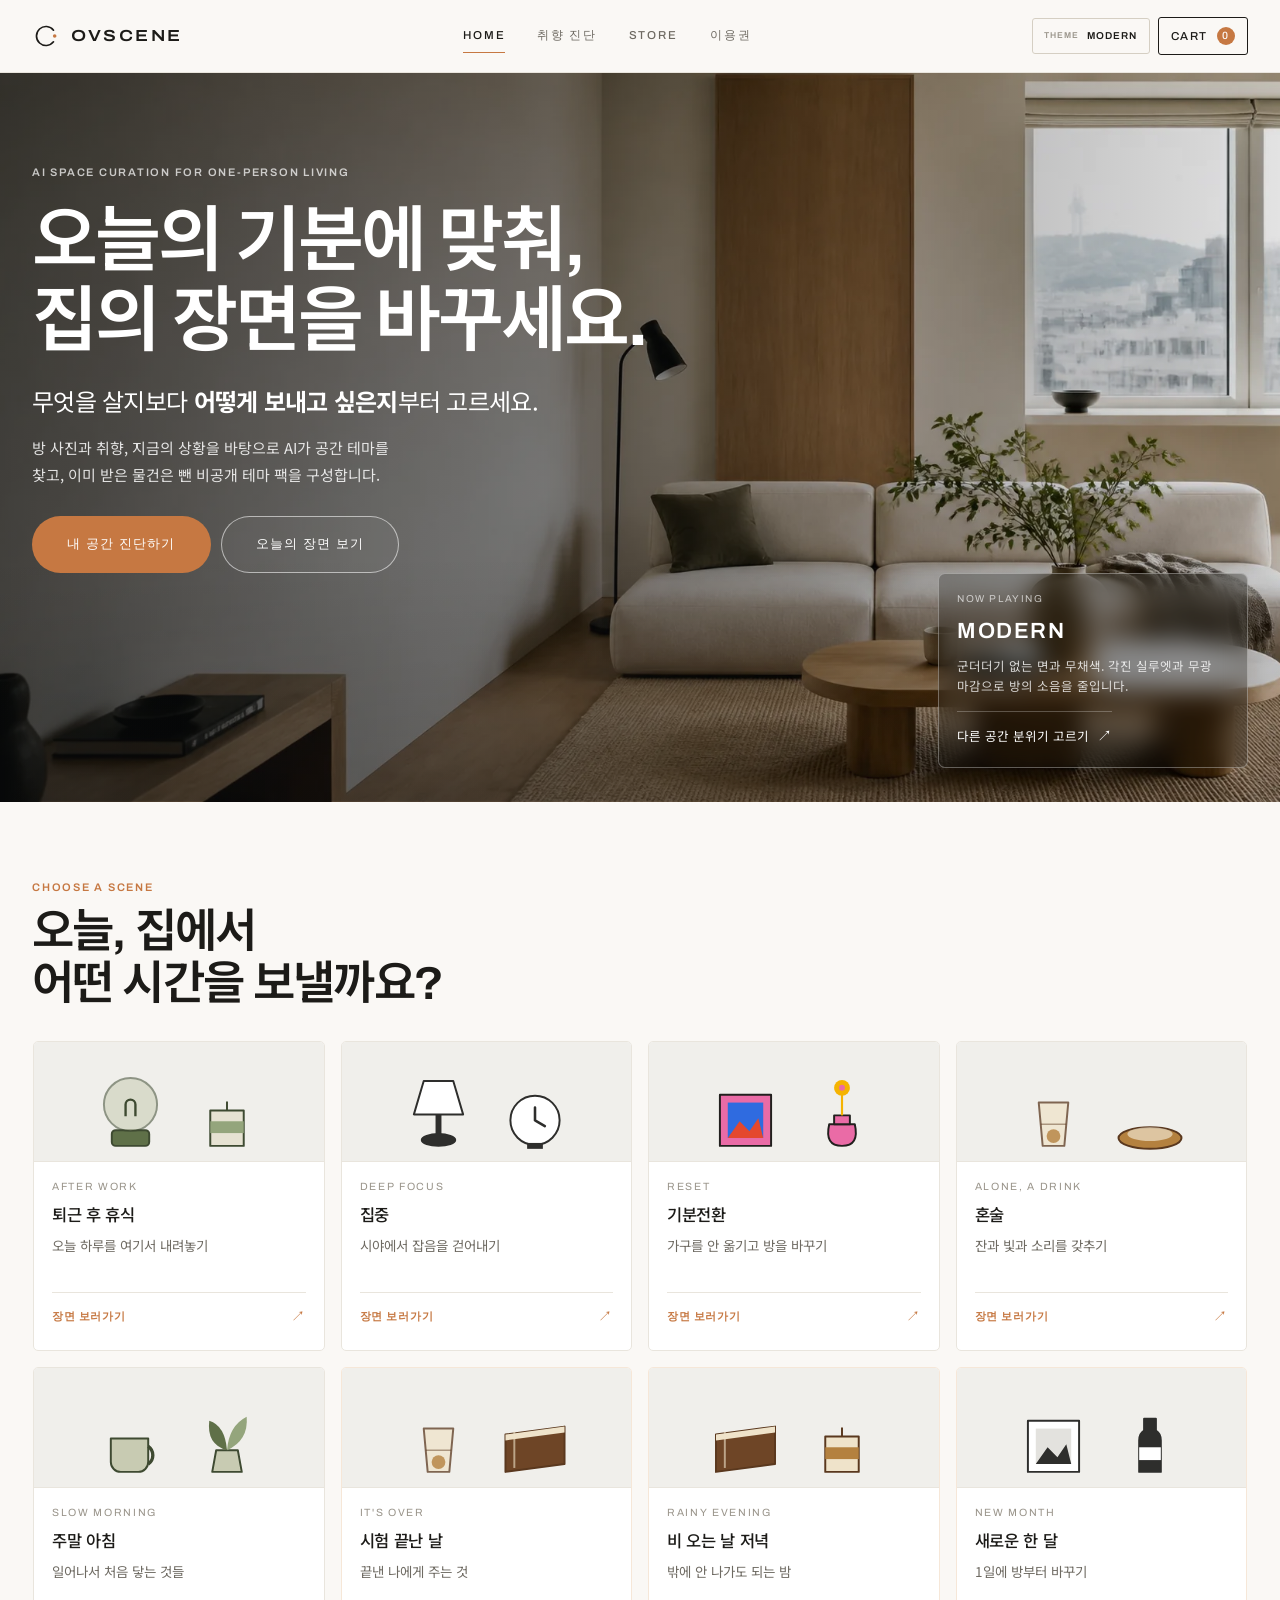
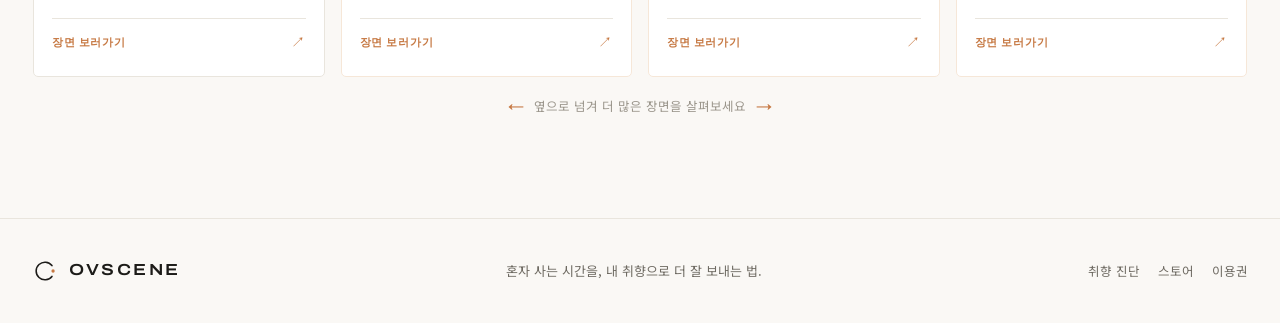
<file: index.html>
<!DOCTYPE html>
<html lang="ko">
<head>
<meta charset="utf-8">
<meta name="viewport" content="width=device-width, initial-scale=1">
<title>오브씬 OVSCENE — 집에서 보내는 시간을 다르게</title>
<meta name="description" content="AI가 1인 가구의 취향과 지금 상황을 읽고, 나만의 공간 장면과 제품을 제안하는 개인화 라이프스타일 서비스.">
<meta name="theme-color" content="#FAF8F5">
<meta property="og:type" content="website">
<meta property="og:title" content="오브씬 OVSCENE">
<meta property="og:description" content="오늘의 기분과 방의 분위기에 맞는 공간 장면을 만나보세요.">
<meta property="og:image" content="assets/og.svg">
<meta name="twitter:card" content="summary_large_image">
<link rel="icon" href="assets/favicon.svg" type="image/svg+xml">
<link rel="preconnect" href="https://fonts.googleapis.com">
<link rel="preconnect" href="https://fonts.gstatic.com" crossorigin>
<link rel="stylesheet" href="https://fonts.googleapis.com/css2?family=Archivo:wdth,wght@75..125,300..800&family=Gothic+A1:wght@300;400;500;700;900&display=swap">
<link rel="stylesheet" href="assets/styles.css">
</head>
<body class="page-home">
<a class="skip" href="#moments">본문 바로가기</a>

<header class="nav">
  <div class="wrap nav-in">
    <a class="brand" href="index.html">
      <svg width="28" height="28" viewBox="0 0 100 100" aria-label="오브씬 홈">
        <path d="M76.8 70.9 A34 34 0 1 1 76.8 29.1" fill="none" stroke="currentColor" stroke-width="6" stroke-linecap="round"/>
        <circle cx="81" cy="50" r="6.4" fill="var(--amber)"/>
      </svg>
      <span class="brand-word">OVSCENE</span>
    </a>
    <nav class="menu" aria-label="주요 메뉴">
      <a href="index.html" aria-current="page">Home</a>
      <a href="analyze.html">취향 진단</a>
      <a href="shop.html">Store</a>
      <a href="plans.html">이용권</a>
    </nav>
    <div class="nav-r">
      <button class="iconb" id="themeBtn" aria-label="공간 테마 선택"></button>
      <a class="cartb" href="cart.html">Cart <span class="cnt" id="cartCount">0</span></a>
    </div>
  </div>
</header>

<main id="top">
  <section class="hero hero-immersive" aria-labelledby="heroTitle">
    <div class="wrap hero-stage">
      <div class="hero-copy">
        <p class="hero-eyebrow">AI SPACE CURATION FOR ONE-PERSON LIVING</p>
        <h1 class="ttl hero-title" id="heroTitle"><span>오늘의 기분에 맞춰,</span><span>집의 장면을 바꾸세요.</span></h1>
        <p class="hero-k kh">무엇을 살지보다 <b>어떻게 보내고 싶은지</b>부터 고르세요.</p>
        <p class="hero-p">방 사진과 취향, 지금의 상황을 바탕으로 AI가 공간 테마를 찾고, 이미 받은 물건은 뺀 비공개 테마 팩을 구성합니다.</p>
        <div class="hero-cta">
          <a class="btn btn-amber btn-lg" href="analyze.html">내 공간 진단하기</a>
          <a class="btn btn-ghost btn-lg" href="#moments">오늘의 장면 보기</a>
        </div>
      </div>

      <aside class="hero-style-panel" aria-live="polite">
        <span>NOW PLAYING</span>
        <strong id="heroStyleName">MODERN</strong>
        <p id="heroStyleDesc">당신의 취향에 맞춰, 열기 전까지 알 수 없는 테마 팩을 준비하는 장면</p>
        <button class="theme-link" type="button" id="openThemeStudio">다른 공간 분위기 고르기 <b>↗</b></button>
      </aside>
    </div>
  </section>

  <section class="scene-section" id="moments" aria-labelledby="momentsTitle">
    <div class="wrap">
      <div class="scene-head">
        <div>
          <p class="section-kicker">CHOOSE A SCENE</p>
          <h2 class="ttl section-title" id="momentsTitle"><span>오늘, 집에서</span><span>어떤 시간을 보낼까요?</span></h2>
        </div>
      </div>
      <div class="moments moments-rail" id="momentsRail" aria-label="상황별 공간 장면"></div>
      <div class="rail-note"><span>←</span> 옆으로 넘겨 더 많은 장면을 살펴보세요 <span>→</span></div>
    </div>
  </section>
</main>

<div class="theme-studio" id="themeStudio" aria-hidden="true">
  <div class="theme-studio-backdrop" data-close-theme-studio></div>
  <section class="theme-studio-dialog" role="dialog" aria-modal="true" aria-labelledby="themeStudioTitle">
    <div class="theme-studio-head">
      <div>
        <p class="section-kicker">CHOOSE YOUR ROOM MOOD</p>
        <h2 class="ttl" id="themeStudioTitle">어떤 가구의 방에서<br>시간을 보내고 싶나요?</h2>
      </div>
      <button class="studio-close" type="button" data-close-theme-studio aria-label="테마 선택 닫기">×</button>
    </div>
    <p class="theme-studio-lead">분위기를 고르면 배경과 색감이 바뀌고, 그 테마의 가구 컬렉션을 바로 볼 수 있어요.</p>
    <div class="theme-collections" id="themeCollections" aria-label="테마별 가구 컬렉션"></div>
  </section>
</div>

<footer>
  <div class="wrap footer-compact">
    <a class="brand" href="index.html">
      <svg width="26" height="26" viewBox="0 0 100 100" aria-hidden="true">
        <path d="M76.8 70.9 A34 34 0 1 1 76.8 29.1" fill="none" stroke="currentColor" stroke-width="6" stroke-linecap="round"/>
        <circle cx="81" cy="50" r="6.4" fill="var(--amber)"/>
      </svg>
      <span class="brand-word">OVSCENE</span>
    </a>
    <p>혼자 사는 시간을, 내 취향으로 더 잘 보내는 법.</p>
    <div class="footer-links">
      <a href="analyze.html">취향 진단</a>
      <a href="shop.html">스토어</a>
      <a href="plans.html">이용권</a>
    </div>
  </div>
</footer>

<div class="toast" id="toast"></div>

<script src="assets/data.js"></script>
<script src="assets/common.js"></script>
<script>
(function () {
  "use strict";
  var $ = OVS.$;
  var types = {
    rest: ["globe", "candle"], focus: ["lampshade", "clock"], refresh: ["frame", "vase"],
    drink: ["glass", "tray"], morning: ["mug", "plant"], exam: ["glass", "book"],
    rain: ["book", "candle"], month: ["frame", "bottle"]
  };

  function momentCard(m) {
    var st = OVS.styleById(m.style);
    return '<a class="moment' + (m.kind === "special" ? " special" : "") + '" href="shop.html?moment=' + m.id + '">' +
      '<div class="mfig">' + OVS.scene(types[m.id], st, 300, 120, false) + '</div>' +
      '<div class="mb"><div class="men">' + m.en + '</div><h3 class="kh">' + m.ko + '</h3>' +
      '<p>' + m.line + '</p><span class="moment-go">장면 보러가기 <b>↗</b></span></div></a>';
  }

  $("#momentsRail").innerHTML = OVS.MOMENTS.map(momentCard).join("");

  var furniture = {
    modern: ["스틸 월 셀프", "튜브 프레임 체어", "매트 사이드 카트"],
    vintage: ["오크 라운드 스툴", "월넛 캐비닛", "앰버 사이드 테이블"],
    kitsch: ["래커 큐브 테이블", "컬러 라운지 체어", "그래픽 스탠드 미러"],
    eco: ["라탄 로우 벤치", "리넨 플로어 체어", "오크 라운드 스툴"],
    metallic: ["크롬 모듈 셀프", "알루미늄 스툴", "미러 사이드 테이블"]
  };

  $("#themeCollections").innerHTML = OVS.STYLES.map(function (style) {
    var items = furniture[style.id].map(function (name) { return "<li>" + name + "</li>"; }).join("");
    return '<article class="theme-collection" data-theme-card="' + style.id + '">' +
      '<button type="button" class="theme-collection-select" data-theme-choice="' + style.id + '" aria-label="' + style.ko + ' 테마 선택">' +
      '<span class="theme-collection-image" style="background-image:var(--theme-' + style.id + '-image)"></span>' +
      '<span class="theme-collection-copy"><span class="theme-collection-en">' + style.en.toUpperCase() + '</span>' +
      '<strong class="kh">' + style.ko + '</strong><span>' + style.kw + '</span></span></button>' +
      '<div class="theme-furniture"><span>대표 가구</span><ul>' + items + '</ul>' +
      '<a href="shop.html?style=' + style.id + '&amp;cat=가구">가구 컬렉션 보기 <b>↗</b></a></div></article>';
  }).join("");

  function updateHero(style) {
    style = style || OVS.styleById(document.documentElement.getAttribute("data-style") || "modern");
    $("#heroStyleName").textContent = style.en.toUpperCase();
    $("#heroStyleDesc").textContent = style.desc;
  }
  updateHero();
  document.addEventListener("ovs:stylechange", function (event) { updateHero(event.detail); });
  var studio = $("#themeStudio");
  function openStudio() {
    studio.setAttribute("aria-hidden", "false");
    document.body.classList.add("studio-open");
    var selected = OVS.getSceneStyle().id;
    OVS.$$("[data-theme-card]").forEach(function (card) {
      card.classList.toggle("selected", card.getAttribute("data-theme-card") === selected);
    });
    OVS.$(".studio-close").focus();
  }
  function closeStudio() {
    studio.setAttribute("aria-hidden", "true");
    document.body.classList.remove("studio-open");
  }
  $("#openThemeStudio").addEventListener("click", openStudio);
  $("#themeBtn").addEventListener("click", function (event) {
    event.preventDefault();
    event.stopImmediatePropagation();
    openStudio();
  });
  studio.addEventListener("click", function (event) {
    var choice = event.target.closest("[data-theme-choice]");
    if (choice) {
      OVS.setSceneStyle(choice.getAttribute("data-theme-choice"));
      closeStudio();
    }
    if (event.target.closest("[data-close-theme-studio]")) closeStudio();
  });
  document.addEventListener("keydown", function (event) { if (event.key === "Escape") closeStudio(); });
})();
</script>
</body>
</html>
</file>
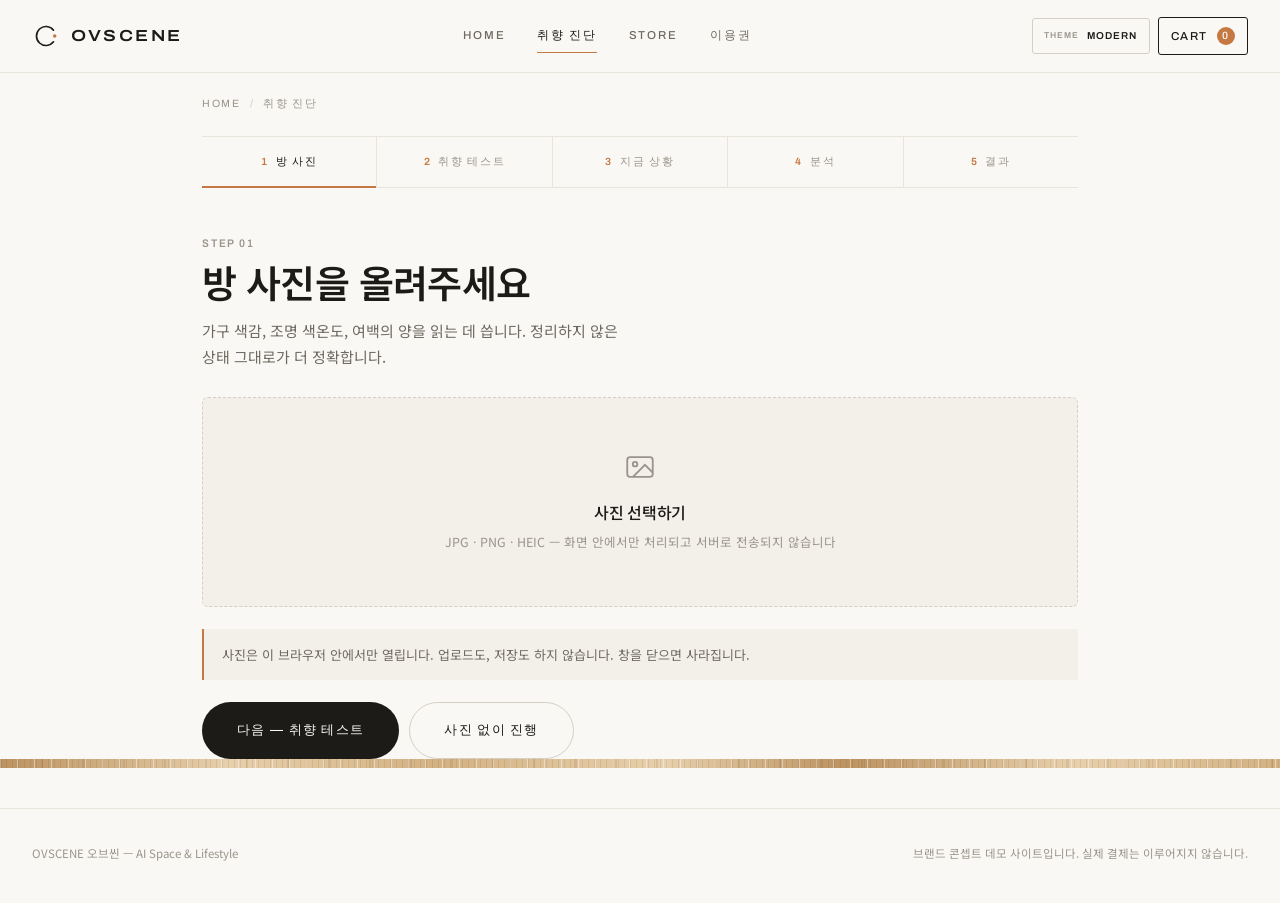
<file: analyze.html>
<!DOCTYPE html>
<html lang="ko">
<head>
<meta charset="utf-8">
<meta name="viewport" content="width=device-width, initial-scale=1">
<title>취향 진단 — 오브씬 OVSCENE</title>
<meta name="description" content="방 사진 한 장과 여섯 개의 질문으로 색상·소재·조명·향·스타일·가격대 취향 프로필을 만듭니다.">
<link rel="icon" href="assets/favicon.svg" type="image/svg+xml">
<link rel="preconnect" href="https://fonts.googleapis.com">
<link rel="preconnect" href="https://fonts.gstatic.com" crossorigin>
<link rel="stylesheet" href="https://fonts.googleapis.com/css2?family=Archivo:wdth,wght@75..125,300..800&family=Gothic+A1:wght@200;300;400;500;700;900&display=swap">
<link rel="stylesheet" href="assets/styles.css">
</head>
<body>
<a class="skip" href="#top">본문 바로가기</a>

<header class="nav">
  <div class="wrap nav-in">
    <a class="brand" href="index.html">
      <svg width="28" height="28" viewBox="0 0 100 100" aria-label="오브씬 홈">
        <path d="M76.8 70.9 A34 34 0 1 1 76.8 29.1" fill="none" stroke="currentColor" stroke-width="6" stroke-linecap="round"/>
        <circle cx="81" cy="50" r="6.4" fill="var(--amber)"/>
      </svg>
      <span class="brand-word">OVSCENE</span>
    </a>
    <nav class="menu" aria-label="주요 메뉴">
      <a href="index.html">Home</a>
      <a href="analyze.html" aria-current="page">취향 진단</a>
      <a href="shop.html">Store</a>
      <a href="plans.html">이용권</a>
    </nav>
    <div class="nav-r">
      <button class="iconb" id="themeBtn" aria-label="화면 테마 전환">
        <svg width="15" height="15" viewBox="0 0 24 24" fill="none" stroke="currentColor" stroke-width="1.7"><path d="M21 12.8A9 9 0 1 1 11.2 3a7 7 0 0 0 9.8 9.8Z" stroke-linejoin="round"/></svg>
      </button>
      <a class="cartb" href="cart.html">Cart <span class="cnt" id="cartCount">0</span></a>
    </div>
  </div>
</header>

<main id="top">
<div class="wrap-n">
  <nav class="crumb" aria-label="경로">
    <a href="index.html">Home</a><i>/</i><span>취향 진단</span>
  </nav>

  <div class="steps" id="stepBar">
    <div data-s="1"><b>1</b>방 사진</div>
    <div data-s="2"><b>2</b>취향 테스트</div>
    <div data-s="3"><b>3</b>지금 상황</div>
    <div data-s="4"><b>4</b>분석</div>
    <div data-s="5"><b>5</b>결과</div>
  </div>

  <!-- ===== STAGE 1 — 사진 ===== -->
  <section class="stage on" data-stage="1">
    <span class="lbl">Step 01</span>
    <h1 class="ttl" style="font-size:clamp(26px,3.4vw,38px);margin:10px 0 10px">방 사진을 올려주세요</h1>
    <p class="muted" style="max-width:52ch;margin-bottom:26px">가구 색감, 조명 색온도, 여백의 양을 읽는 데 씁니다. 정리하지 않은 상태 그대로가 더 정확합니다.</p>

    <label class="drop" id="drop" for="photo">
      <svg class="di" width="34" height="34" viewBox="0 0 24 24" fill="none" stroke="currentColor" stroke-width="1.3" aria-hidden="true">
        <rect x="3" y="5" width="18" height="14" rx="2"/><circle cx="8.5" cy="10" r="1.6"/><path d="m21 16-5.5-5.5L7 19"/>
      </svg>
      <h4 class="kh">사진 선택하기</h4>
      <p>JPG · PNG · HEIC — 화면 안에서만 처리되고 서버로 전송되지 않습니다</p>
    </label>
    <input type="file" id="photo" accept="image/*" hidden>
    <div id="previewWrap" style="display:none;margin-top:16px"></div>

    <div class="notice">사진은 이 브라우저 안에서만 열립니다. 업로드도, 저장도 하지 않습니다. 창을 닫으면 사라집니다.</div>

    <div style="display:flex;gap:10px;flex-wrap:wrap">
      <button class="btn btn-fill btn-lg" id="go2">다음 — 취향 테스트</button>
      <button class="btn btn-line btn-lg" id="skip1">사진 없이 진행</button>
    </div>
  </section>

  <!-- ===== STAGE 2 — 질문 ===== -->
  <section class="stage" data-stage="2">
    <span class="lbl">Step 02</span>
    <h1 class="ttl" style="font-size:clamp(26px,3.4vw,38px);margin:10px 0 22px">취향 테스트</h1>
    <div class="prog"><i id="qprog" style="width:0%"></i></div>
    <div id="qhost"></div>
    <div style="display:flex;gap:10px;margin-top:20px;flex-wrap:wrap">
      <button class="btn btn-line" id="qback">이전</button>
      <span style="flex:1"></span>
      <span class="tiny" id="qcount"></span>
    </div>
  </section>

  <!-- ===== STAGE 3 — 모먼트 ===== -->
  <section class="stage" data-stage="3">
    <span class="lbl">Step 03</span>
    <h1 class="ttl" style="font-size:clamp(26px,3.4vw,38px);margin:10px 0 10px">지금, 어떤 시간이 필요한가요?</h1>
    <p class="muted" style="max-width:52ch;margin-bottom:26px">이번 달 방을 어떤 시간에 맞출지 고릅니다. 나중에 언제든 바꿀 수 있습니다.</p>
    <div class="moments" id="momentPick" style="grid-template-columns:repeat(4,1fr)"></div>
    <p style="margin-top:26px"><button class="btn btn-amber btn-lg" id="go4" disabled>분석 시작</button></p>
  </section>

  <!-- ===== STAGE 4 — 분석중 ===== -->
  <section class="stage" data-stage="4">
    <div class="analyzing">
      <div class="ring"></div>
      <p class="kh" style="font-size:19px">공간을 읽는 중입니다</p>
      <p class="logline" id="logline" style="margin-top:12px">Reading room photo…</p>
    </div>
  </section>

  <!-- ===== STAGE 5 — 결과 ===== -->
  <section class="stage" data-stage="5">
    <div class="result-hd">
      <div>
        <span class="lbl">이번 달 나의 공간 테마</span>
        <h1 class="ttl" style="font-size:clamp(28px,4vw,46px);margin:12px 0 14px" id="themeTitle">—</h1>
        <p class="muted" id="themeDesc" style="max-width:44ch"></p>
        <div style="display:flex;gap:9px;flex-wrap:wrap;margin-top:20px">
          <span class="themechip" id="styleChip"></span>
          <span class="themechip" id="momentChip"></span>
        </div>
      </div>
      <div id="resultScene" style="border:1px solid var(--line);border-radius:6px;overflow:hidden;background:var(--art-bg)"></div>
    </div>

    <section class="sec-sm">
      <div class="sec-hd" style="margin-bottom:12px">
        <div><span class="lbl">Your profile</span><h2 class="kh" style="font-size:22px;margin-top:8px">취향 프로필 여섯 축</h2></div>
        <p>테마 팩 구성과 스토어 정렬에 그대로 쓰이는 값입니다. 선택할수록 더 정교해집니다.</p>
      </div>
      <div class="profile" id="profileOut"></div>
    </section>

    <section class="sec-sm" style="padding-top:20px">
      <div class="sec-hd" style="margin-bottom:24px">
        <div><span class="lbl">Your sealed theme pack</span><h2 class="kh" style="font-size:22px;margin-top:8px">AI가 이번 달의 팩을 구성했어요</h2></div>
        <p>구성품은 열어보기 전까지 비공개입니다. 이미 구매하거나 받은 제품은 다음 팩에서 자동으로 제외합니다.</p>
      </div>
      <div class="theme-pack" id="packOut"></div>
      <div style="display:flex;gap:10px;margin-top:24px;flex-wrap:wrap">
        <button class="btn btn-amber btn-lg" id="addPack">이 테마 팩 배송받기</button>
        <a class="btn btn-line btn-lg" href="shop.html">필요한 것만 따로 고르기</a>
        <button class="btn btn-line btn-lg" id="redo">다시 진단하기</button>
      </div>
      <div class="notice" style="margin-top:24px">팩은 테마·취향·구매 이력으로만 구성합니다. 구성품은 배송 전까지 공개하지 않으며, 단품은 스토어에서 언제든 따로 구매할 수 있습니다.</div>
    </section>
  </section>
</div>
</main>

<div class="wood wood-thin"></div>
<footer>
  <div class="wrap">
    <div class="fbot" style="border-top:0;padding-top:34px">
      <span>OVSCENE 오브씬 — AI Space &amp; Lifestyle</span>
      <span>브랜드 콘셉트 데모 사이트입니다. 실제 결제는 이루어지지 않습니다.</span>
    </div>
  </div>
</footer>

<div class="toast" id="toast"></div>

<script src="assets/data.js"></script>
<script src="assets/common.js"></script>
<script>
(function () {
  "use strict";
  var $ = OVS.$, $$ = OVS.$$;

  var state = { photo: false, answers: [], qi: 0, moment: null, axes: null };

  /* ---------- 단계 이동 ---------- */
  function goStage(n) {
    $$(".stage").forEach(function (s) { s.classList.toggle("on", +s.dataset.stage === n); });
    $$("#stepBar div").forEach(function (d) {
      if (+d.dataset.s === n) d.setAttribute("aria-current", "step");
      else d.removeAttribute("aria-current");
    });
    window.scrollTo({ top: 0, behavior: "smooth" });
  }
  goStage(1);

  /* ---------- STAGE 1 사진 ---------- */
  var photoInput = $("#photo"), drop = $("#drop");

  photoInput.addEventListener("change", function () {
    var f = photoInput.files && photoInput.files[0];
    if (!f) return;
    var r = new FileReader();
    r.onload = function (e) {
      $("#previewWrap").style.display = "block";
      $("#previewWrap").innerHTML =
        '<div class="preview"><img src="' + e.target.result + '" alt="업로드한 방 사진 미리보기">' +
        '<button class="rmimg" id="rmimg">사진 바꾸기</button></div>';
      drop.style.display = "none";
      state.photo = true;
      $("#rmimg").addEventListener("click", function () {
        $("#previewWrap").style.display = "none";
        $("#previewWrap").innerHTML = "";
        drop.style.display = "block";
        photoInput.value = "";
        state.photo = false;
      });
    };
    r.readAsDataURL(f);
  });

  ["dragenter", "dragover"].forEach(function (ev) {
    drop.addEventListener(ev, function (e) { e.preventDefault(); drop.classList.add("over"); });
  });
  ["dragleave", "drop"].forEach(function (ev) {
    drop.addEventListener(ev, function (e) { e.preventDefault(); drop.classList.remove("over"); });
  });
  drop.addEventListener("drop", function (e) {
    if (e.dataTransfer.files && e.dataTransfer.files[0]) {
      photoInput.files = e.dataTransfer.files;
      photoInput.dispatchEvent(new Event("change"));
    }
  });

  $("#go2").addEventListener("click", function () { goStage(2); renderQ(); });
  $("#skip1").addEventListener("click", function () { state.photo = false; goStage(2); renderQ(); });

  /* ---------- STAGE 2 질문 ---------- */
  function renderQ() {
    var q = OVS.QUESTIONS[state.qi];
    $("#qprog").style.width = (state.qi / OVS.QUESTIONS.length * 100) + "%";
    $("#qcount").textContent = (state.qi + 1) + " / " + OVS.QUESTIONS.length;
    $("#qback").disabled = state.qi === 0;
    $("#qhost").innerHTML =
      '<fieldset class="qcard anim"><legend>' + q.q + "</legend>" +
      '<p class="qh">' + q.hint + '</p><div class="opts">' +
      q.opts.map(function (o, i) {
        var sel = state.answers[state.qi] === i;
        return '<button class="opt" type="button" data-i="' + i + '" aria-pressed="' + sel + '">' +
          o.t + (o.s ? "<small>" + o.s + "</small>" : "") + "</button>";
      }).join("") + "</div></fieldset>";

    $$("#qhost .opt").forEach(function (b) {
      b.addEventListener("click", function () {
        state.answers[state.qi] = +b.dataset.i;
        $$("#qhost .opt").forEach(function (x) { x.setAttribute("aria-pressed", String(x === b)); });
        setTimeout(function () {
          if (state.qi < OVS.QUESTIONS.length - 1) { state.qi++; renderQ(); }
          else { $("#qprog").style.width = "100%"; goStage(3); }
        }, 260);
      });
    });
  }
  $("#qback").addEventListener("click", function () {
    if (state.qi > 0) { state.qi--; renderQ(); }
  });

  /* ---------- STAGE 3 모먼트 ---------- */
  var types = { rest: ["globe", "candle"], focus: ["lampshade", "clock"], refresh: ["frame", "vase"],
                drink: ["glass", "tray"], morning: ["mug", "plant"], exam: ["glass", "book"],
                rain: ["book", "candle"], month: ["frame", "bottle"] };

  $("#momentPick").innerHTML = OVS.MOMENTS.map(function (m) {
    var st = OVS.styleById(m.style);
    return '<button class="moment" type="button" data-m="' + m.id +
      '" aria-pressed="false" aria-label="' + m.ko + " — " + m.line + '">' +
      '<div class="mfig">' + OVS.scene(types[m.id], st, 300, 120, false) + "</div>" +
      '<div class="mb"><div class="men">' + m.en + '</div><h3 class="kh">' + m.ko + "</h3>" +
      '<p>' + m.line + "</p></div></button>";
  }).join("");

  $$("#momentPick .moment").forEach(function (b) {
    b.addEventListener("click", function () {
      state.moment = b.dataset.m;
      $$("#momentPick .moment").forEach(function (x) {
        x.setAttribute("aria-pressed", String(x === b));
        x.style.borderColor = x === b ? "var(--amber)" : "";
        x.style.background = x === b ? "var(--amber-soft)" : "";
      });
      $("#go4").disabled = false;
    });
  });

  /* ---------- STAGE 4 분석 ---------- */
  var LOGS = ["Reading room photo…", "Extracting color temperature…", "Mapping material preference…",
              "Scoring six axes…", "Matching style…", "Selecting products…"];

  $("#go4").addEventListener("click", function () {
    goStage(4);
    var i = 0;
    var t = setInterval(function () {
      i++;
      if (i < LOGS.length) $("#logline").textContent = LOGS[i];
      else { clearInterval(t); compute(); goStage(5); }
    }, 460);
  });

  /* ---------- 계산 ---------- */
  var IDEAL = {
    modern:   { color: 20, material: 25, light: 35, scent: 35, style: 20, budget: 55 },
    vintage:  { color: 45, material: 70, light: 80, scent: 80, style: 65, budget: 65 },
    kitsch:   { color: 90, material: 55, light: 45, scent: 45, style: 88, budget: 55 },
    eco:      { color: 30, material: 85, light: 65, scent: 45, style: 45, budget: 45 },
    metallic: { color: 25, material: 15, light: 40, scent: 40, style: 35, budget: 75 }
  };
  var THEME_TITLE = {
    rest: "낮게 내려앉는 저녁", focus: "책상 위 반경 60cm", refresh: "벽 한 면만 바꾸기",
    drink: "혼자 마시는 한 잔의 격식", morning: "천천히 시작하는 20분",
    exam: "아무 일정 없는 하루", rain: "창밖이 배경이 되는 밤", month: "1일의 방"
  };

  function compute() {
    var axes = { color: 50, material: 50, light: 50, scent: 50, style: 50, budget: 50 };
    state.answers.forEach(function (ai, qi) {
      var d = OVS.QUESTIONS[qi].opts[ai].d;
      for (var k in d) if (axes[k] !== undefined) axes[k] += d[k];
    });
    /* 사진을 올리면 판단 근거가 늘어 극단값이 완화됩니다 */
    for (var k in axes) {
      if (state.photo) axes[k] = 50 + (axes[k] - 50) * 0.92;
      axes[k] = Math.max(3, Math.min(97, Math.round(axes[k])));
    }

    var best = null, bestD = 1e9;
    Object.keys(IDEAL).forEach(function (sid) {
      var d = 0;
      OVS.AXES.forEach(function (a) { d += Math.abs(IDEAL[sid][a.id] - axes[a.id]); });
      if (d < bestD) { bestD = d; best = sid; }
    });

    state.axes = axes;
    OVS.saveProfile({ axes: axes, style: best, moment: state.moment, photo: state.photo, at: Date.now() });
    renderResult();
  }

  function renderResult() {
    var p = OVS.profile, st = OVS.styleById(p.style), m = OVS.momentById(p.moment);

    $("#themeTitle").textContent = THEME_TITLE[p.moment];
    $("#themeDesc").textContent = m.desc;
    $("#styleChip").innerHTML = '<span class="sw">' +
      st.c.map(function (c) { return '<i style="background:' + c + '"></i>'; }).join("") +
      "</span>매칭 스타일 · " + st.ko;
    $("#momentChip").textContent = "모먼트 · " + m.ko;
    $("#resultScene").innerHTML = OVS.scene(types[p.moment].concat(["vase"]), st, 420, 260, true);

    $("#profileOut").innerHTML = OVS.AXES.map(function (a) {
      var v = p.axes[a.id];
      return '<div class="axis"><span class="an">' + a.ko + "</span>" +
        '<div class="meter"><div class="poles"><span>' + a.left + "</span><span>" + a.right + "</span></div>" +
        '<div class="track"></div>' +
        '<div class="fillbar" style="left:' + Math.min(50, v) + "%;width:" + Math.abs(v - 50) + '%"></div>' +
        '<div class="dot" style="left:' + v + '%"></div></div>' +
        '<span class="aval">' + OVS.axisWord(a.id, v) + "</span></div>";
    }).join("");

    var pack = OVS.buildThemePack(p, THEME_TITLE[p.moment]);
    if (!pack) {
      $("#packOut").innerHTML = '<div class="pack-empty"><b>새로운 팩을 만들 수 있는 중입니다.</b><p>이전 구매 이력 때문에 지금은 새로운 구성품을 더 확보하고 있어요. 필요한 물건은 스토어에서 단품으로 구매할 수 있습니다.</p></div>';
      $("#addPack").disabled = true;
      return;
    }

    $("#packOut").innerHTML =
      '<div class="pack-seal"><div class="pack-mark">OVSCENE<br><span>SEALED FOR YOUR SCENE</span></div>' +
      '<div class="pack-copy"><span>AI-CURATED / ' + st.en.toUpperCase() + '</span><h3>' + pack.count + '개의 오브제를<br>당신의 장면에 맞춰 담았어요.</h3>' +
      '<p>무엇이 들어 있는지는 배송 전까지 알 수 없습니다. 이미 구매한 제품 <b>' + pack.excludedCount + '개</b>는 자동으로 제외했어요.</p>' +
      '<strong>' + OVS.won(pack.price) + '</strong></div><div class="pack-stamp">OPEN<br>AT HOME</div></div>';
    $("#addPack").textContent = "이 테마 팩 배송받기 · " + OVS.won(pack.price);
    $("#addPack").disabled = false;
    $("#addPack").onclick = function () {
      OVS.addToCart(pack, 1);
      OVS.toast("테마 팩을 담았어요. 구성은 배송 전까지 비공개예요.");
      this.textContent = "장바구니에 담겼어요";
      this.classList.remove("btn-amber");
      this.classList.add("btn-fill");
    };
  }

  $("#redo").addEventListener("click", function () {
    state = { photo: false, answers: [], qi: 0, moment: null, axes: null };
    $("#previewWrap").style.display = "none";
    $("#previewWrap").innerHTML = "";
    drop.style.display = "block";
    photoInput.value = "";
    $("#go4").disabled = true;
    $$("#momentPick .moment").forEach(function (x) {
      x.setAttribute("aria-pressed", "false"); x.style.borderColor = ""; x.style.background = "";
    });
    goStage(1);
  });

  /* 이미 프로필이 있으면 바로 결과부터 */
  if (OVS.profile && OVS.profile.moment) {
    state.moment = OVS.profile.moment;
    state.axes = OVS.profile.axes;
    renderResult();
    goStage(5);
  }
})();
</script>
</body>
</html>
</file>
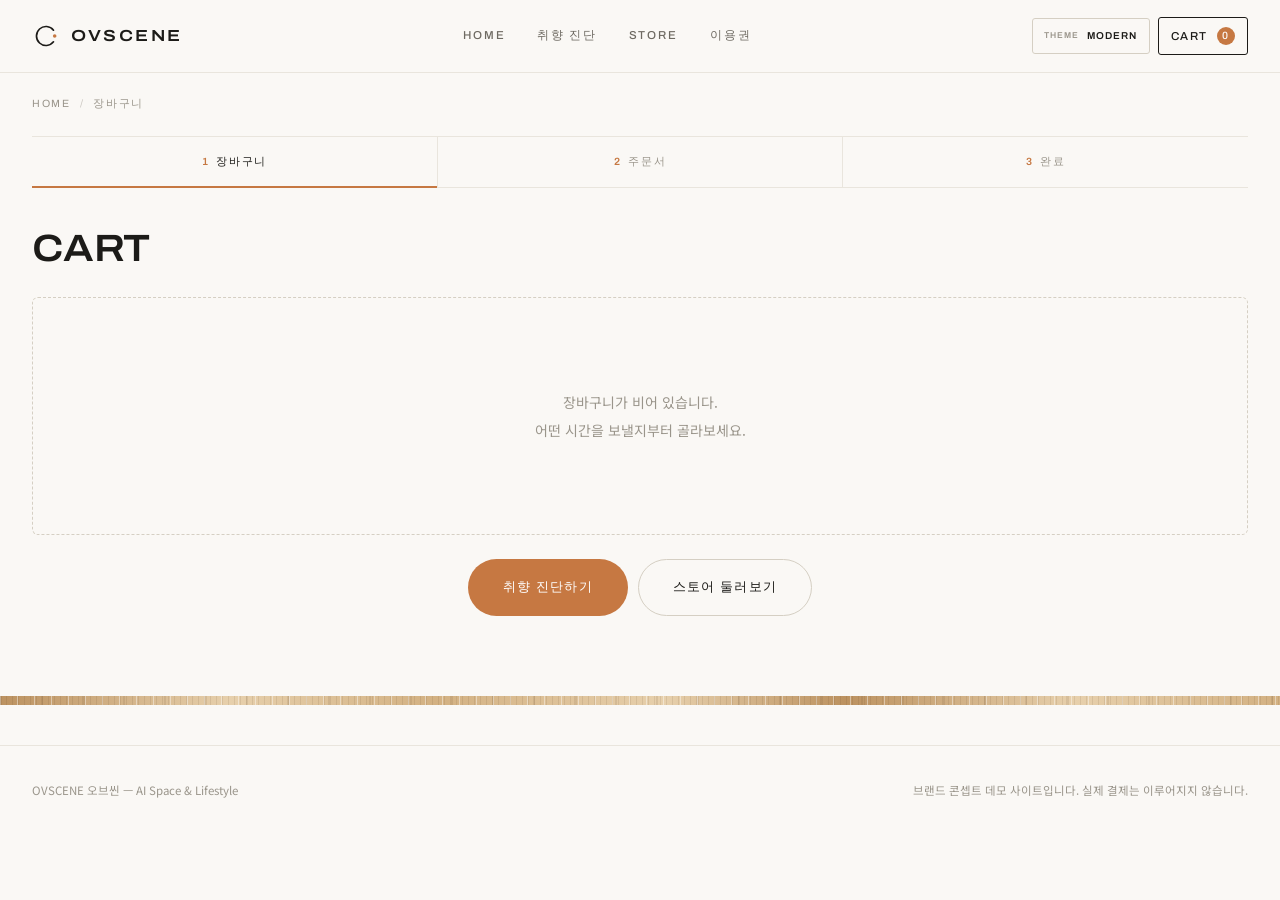
<file: cart.html>
<!DOCTYPE html>
<html lang="ko">
<head>
<meta charset="utf-8">
<meta name="viewport" content="width=device-width, initial-scale=1">
<title>장바구니 — 오브씬 OVSCENE</title>
<meta name="description" content="담아둔 제품을 확인하고 주문서로 넘어갑니다.">
<link rel="icon" href="assets/favicon.svg" type="image/svg+xml">
<link rel="preconnect" href="https://fonts.googleapis.com">
<link rel="preconnect" href="https://fonts.gstatic.com" crossorigin>
<link rel="stylesheet" href="https://fonts.googleapis.com/css2?family=Archivo:wdth,wght@75..125,300..800&family=Gothic+A1:wght@200;300;400;500;700;900&display=swap">
<link rel="stylesheet" href="assets/styles.css">
</head>
<body>
<a class="skip" href="#top">본문 바로가기</a>

<header class="nav">
  <div class="wrap nav-in">
    <a class="brand" href="index.html">
      <svg width="28" height="28" viewBox="0 0 100 100" aria-label="오브씬 홈">
        <path d="M76.8 70.9 A34 34 0 1 1 76.8 29.1" fill="none" stroke="currentColor" stroke-width="6" stroke-linecap="round"/>
        <circle cx="81" cy="50" r="6.4" fill="var(--amber)"/>
      </svg>
      <span class="brand-word">OVSCENE</span>
    </a>
    <nav class="menu" aria-label="주요 메뉴">
      <a href="index.html">Home</a>
      <a href="analyze.html">취향 진단</a>
      <a href="shop.html">Store</a>
      <a href="plans.html">이용권</a>
    </nav>
    <div class="nav-r">
      <button class="iconb" id="themeBtn" aria-label="화면 테마 전환">
        <svg width="15" height="15" viewBox="0 0 24 24" fill="none" stroke="currentColor" stroke-width="1.7"><path d="M21 12.8A9 9 0 1 1 11.2 3a7 7 0 0 0 9.8 9.8Z" stroke-linejoin="round"/></svg>
      </button>
      <a class="cartb" href="cart.html" aria-current="page">Cart <span class="cnt" id="cartCount">0</span></a>
    </div>
  </div>
</header>

<main id="top">
<div class="wrap">
  <nav class="crumb" aria-label="경로"><a href="index.html">Home</a><i>/</i><span>장바구니</span></nav>

  <div class="steps">
    <div data-s="1" aria-current="step"><b>1</b>장바구니</div>
    <div data-s="2"><b>2</b>주문서</div>
    <div data-s="3"><b>3</b>완료</div>
  </div>

  <h1 class="ttl" style="font-size:clamp(26px,3.4vw,38px);margin-bottom:26px">CART</h1>

  <div class="cartwrap" id="cartWrap">
    <div>
      <div id="rows"></div>
      <p style="margin-top:24px"><a class="btn btn-line" href="shop.html">계속 쇼핑하기</a></p>
    </div>
    <aside class="summary">
      <h3>주문 요약</h3>
      <div class="sline"><span>상품 금액</span><b id="sSub">0원</b></div>
      <div class="sline"><span>배송비</span><b id="sShip">0원</b></div>
      <div class="sline" id="freeHint" style="color:var(--amber);font-size:12.5px"></div>
      <div class="stotal"><span>결제 예정 금액</span><span class="tv" id="sTotal">0원</span></div>
      <a class="btn btn-amber btn-lg btn-block" href="checkout.html" id="toCheckout">주문서 작성</a>
      <p class="tiny" style="margin-top:12px;text-align:center">데모 사이트입니다 · 실제 결제는 진행되지 않습니다</p>
    </aside>
  </div>

  <div id="emptyBox" style="display:none;padding-bottom:80px">
    <p class="empty">장바구니가 비어 있습니다.<br>어떤 시간을 보낼지부터 골라보세요.</p>
    <div style="display:flex;gap:10px;justify-content:center;margin-top:24px;flex-wrap:wrap">
      <a class="btn btn-amber btn-lg" href="analyze.html">취향 진단하기</a>
      <a class="btn btn-line btn-lg" href="shop.html">스토어 둘러보기</a>
    </div>
  </div>
</div>
</main>

<div class="wood wood-thin"></div>
<footer>
  <div class="wrap">
    <div class="fbot" style="border-top:0;padding-top:34px">
      <span>OVSCENE 오브씬 — AI Space &amp; Lifestyle</span>
      <span>브랜드 콘셉트 데모 사이트입니다. 실제 결제는 이루어지지 않습니다.</span>
    </div>
  </div>
</footer>

<div class="toast" id="toast"></div>

<script src="assets/data.js"></script>
<script src="assets/common.js"></script>
<script>
(function () {
  "use strict";
  var $ = OVS.$, $$ = OVS.$$;
  var style = OVS.profile ? OVS.styleById(OVS.profile.style) : OVS.styleById("eco");

  function render() {
    var empty = OVS.cart.length === 0;
    $("#cartWrap").style.display = empty ? "none" : "grid";
    $("#emptyBox").style.display = empty ? "block" : "none";
    if (empty) return;

    $("#rows").innerHTML = OVS.cart.map(function (c) {
      var it = OVS.byId(c.id);
      return '<div class="crow" data-id="' + c.id + '">' +
        '<a href="product.html?id=' + c.id + '" class="cfig">' + OVS.productVisual(it || c) + "</a>" +
        "<div>" +
          '<a href="product.html?id=' + c.id + '"><h3 class="kh">' + c.name + "</h3></a>" +
          '<div class="cmeta">' + c.cat + (it && it.random ? " · 구성 랜덤" : "") + "</div>" +
          '<div class="cmeta">' + OVS.won(c.price) + " / 개</div>" +
          '<span class="qtybox" style="margin-top:10px">' +
            '<button data-m="' + c.id + '" aria-label="수량 줄이기">−</button>' +
            "<span>" + c.qty + "</span>" +
            '<button data-p="' + c.id + '" aria-label="수량 늘리기">+</button></span>' +
        "</div>" +
        '<div><div class="cprice">' + OVS.won(c.price * c.qty) + "</div>" +
        '<button class="rm" data-r="' + c.id + '">삭제</button></div></div>';
    }).join("");

    var sub = OVS.cartTotal(), ship = OVS.shipping(sub);
    $("#sSub").textContent = OVS.won(sub);
    $("#sShip").textContent = ship === 0 ? "무료" : OVS.won(ship);
    $("#sTotal").textContent = OVS.won(sub + ship);
    $("#freeHint").innerHTML = sub > 0 && sub < 50000
      ? "<span>" + OVS.won(50000 - sub) + " 더 담으면 무료배송</span>"
      : "";

    $$("#rows [data-p]").forEach(function (b) {
      b.addEventListener("click", function () {
        var c = OVS.cart.filter(function (x) { return x.id === b.dataset.p; })[0];
        OVS.setQty(c.id, c.qty + 1); render();
      });
    });
    $$("#rows [data-m]").forEach(function (b) {
      b.addEventListener("click", function () {
        var c = OVS.cart.filter(function (x) { return x.id === b.dataset.m; })[0];
        OVS.setQty(c.id, c.qty - 1); render();
      });
    });
    $$("#rows [data-r]").forEach(function (b) {
      b.addEventListener("click", function () {
        OVS.removeFromCart(b.dataset.r);
        OVS.toast("장바구니에서 뺐습니다");
        render();
      });
    });
  }
  render();
})();
</script>
</body>
</html>
</file>
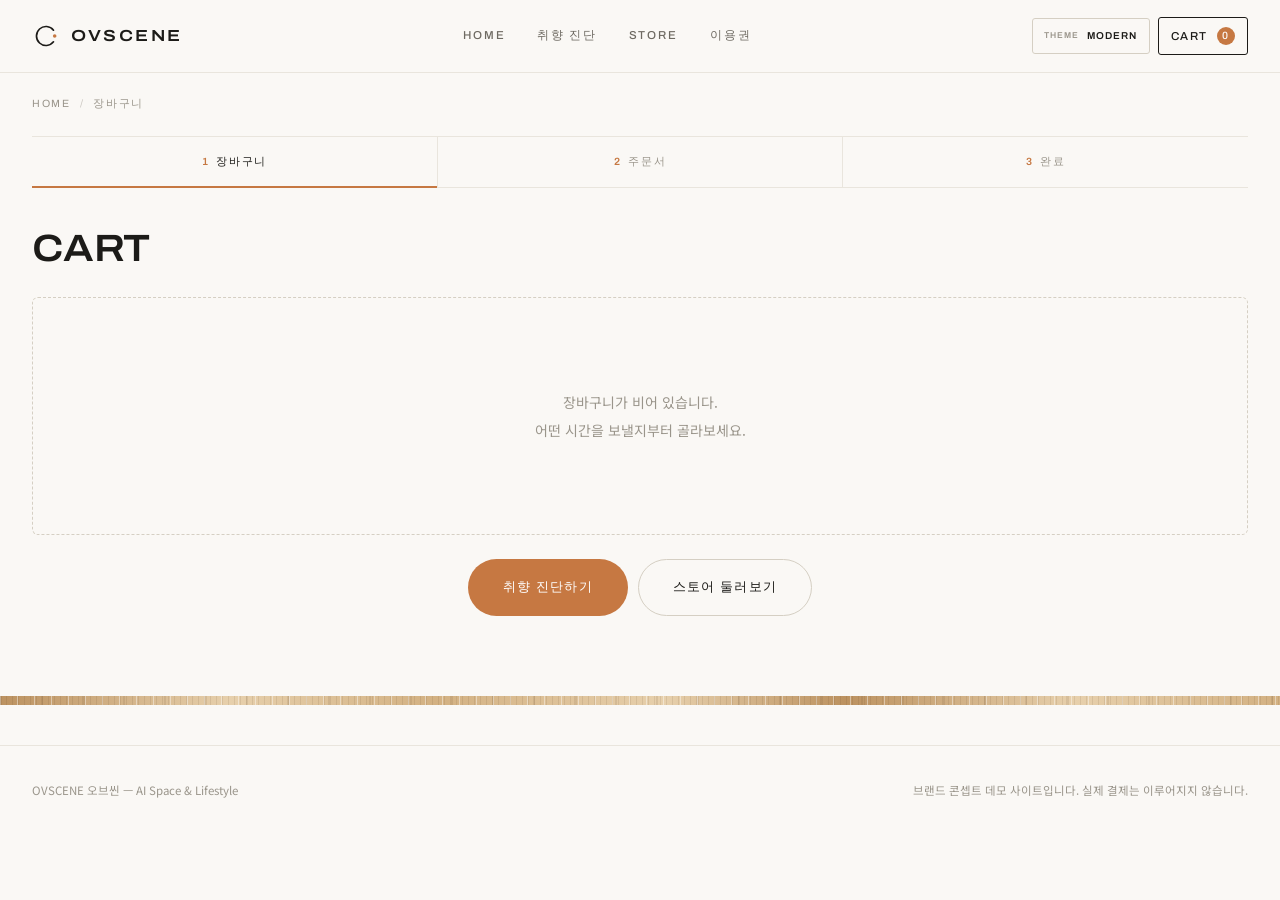
<file: checkout.html>
<!DOCTYPE html>
<html lang="ko">
<head>
<meta charset="utf-8">
<meta name="viewport" content="width=device-width, initial-scale=1">
<title>주문서 — 오브씬 OVSCENE</title>
<meta name="description" content="주문 정보를 확인하고 결제합니다.">
<meta name="robots" content="noindex">
<link rel="icon" href="assets/favicon.svg" type="image/svg+xml">
<link rel="preconnect" href="https://fonts.googleapis.com">
<link rel="preconnect" href="https://fonts.gstatic.com" crossorigin>
<link rel="stylesheet" href="https://fonts.googleapis.com/css2?family=Archivo:wdth,wght@75..125,300..800&family=Gothic+A1:wght@200;300;400;500;700;900&display=swap">
<link rel="stylesheet" href="assets/styles.css">
</head>
<body>
<a class="skip" href="#top">본문 바로가기</a>

<header class="nav">
  <div class="wrap nav-in">
    <a class="brand" href="index.html">
      <svg width="28" height="28" viewBox="0 0 100 100" aria-label="오브씬 홈">
        <path d="M76.8 70.9 A34 34 0 1 1 76.8 29.1" fill="none" stroke="currentColor" stroke-width="6" stroke-linecap="round"/>
        <circle cx="81" cy="50" r="6.4" fill="var(--amber)"/>
      </svg>
      <span class="brand-word">OVSCENE</span>
    </a>
    <nav class="menu" aria-label="주요 메뉴">
      <a href="index.html">Home</a>
      <a href="analyze.html">취향 진단</a>
      <a href="shop.html">Store</a>
      <a href="plans.html">이용권</a>
    </nav>
    <div class="nav-r">
      <button class="iconb" id="themeBtn" aria-label="화면 테마 전환">
        <svg width="15" height="15" viewBox="0 0 24 24" fill="none" stroke="currentColor" stroke-width="1.7"><path d="M21 12.8A9 9 0 1 1 11.2 3a7 7 0 0 0 9.8 9.8Z" stroke-linejoin="round"/></svg>
      </button>
      <a class="cartb" href="cart.html">Cart <span class="cnt" id="cartCount">0</span></a>
    </div>
  </div>
</header>

<main id="top">
<div class="wrap">
  <nav class="crumb" aria-label="경로">
    <a href="index.html">Home</a><i>/</i><a href="cart.html">장바구니</a><i>/</i><span>주문서</span>
  </nav>

  <div class="steps" id="steps">
    <div data-s="1"><b>1</b>장바구니</div>
    <div data-s="2" aria-current="step"><b>2</b>주문서</div>
    <div data-s="3"><b>3</b>완료</div>
  </div>

  <!-- ===== 주문서 ===== -->
  <section id="formStage">
    <h1 class="ttl" style="font-size:clamp(26px,3.4vw,38px);margin-bottom:26px">CHECKOUT</h1>

    <div class="cartwrap">
      <form id="orderForm" novalidate>
        <h2 class="kh" style="font-size:18px;margin-bottom:16px">받는 분</h2>
        <div class="fieldrow">
          <div class="field"><label for="name">이름</label><input id="name" required autocomplete="name"></div>
          <div class="field"><label for="tel">연락처</label><input id="tel" inputmode="tel" placeholder="010-0000-0000" required autocomplete="tel"></div>
        </div>
        <div class="field"><label for="email">이메일</label><input id="email" type="email" placeholder="주문 내역을 보내드립니다" required autocomplete="email"></div>
        <div class="fieldrow">
          <div class="field"><label for="zip">우편번호</label><input id="zip" inputmode="numeric" required autocomplete="postal-code"></div>
          <div class="field"><label for="addr1">주소</label><input id="addr1" required autocomplete="street-address"></div>
        </div>
        <div class="field"><label for="addr2">상세 주소</label><input id="addr2" autocomplete="address-line2"></div>
        <div class="field"><label for="memo">배송 요청사항</label><input id="memo" placeholder="부재 시 문 앞에 놓아주세요"></div>

        <h2 class="kh" style="font-size:18px;margin:32px 0 16px">결제 수단</h2>
        <div class="paylist">
          <label class="pay"><input type="radio" name="pay" value="card" checked> 신용 · 체크카드</label>
          <label class="pay"><input type="radio" name="pay" value="easy"> 간편결제 (카카오페이 · 네이버페이)</label>
          <label class="pay"><input type="radio" name="pay" value="bank"> 무통장 입금</label>
        </div>

        <div class="notice">
          여기는 브랜드 콘셉트 데모입니다. 카드번호 같은 결제 정보는 입력받지 않으며,
          입력하신 내용은 어디로도 전송되지 않고 이 화면 안에서만 쓰입니다.
        </div>
      </form>

      <aside class="summary">
        <h3>주문 요약</h3>
        <div id="sumRows" style="padding:14px 0;border-bottom:1px solid var(--line)"></div>
        <div class="sline"><span>상품 금액</span><b id="sSub">0원</b></div>
        <div class="sline"><span>배송비</span><b id="sShip">0원</b></div>
        <div class="stotal"><span>결제 금액</span><span class="tv" id="sTotal">0원</span></div>
        <button class="btn btn-amber btn-lg btn-block" id="payBtn" form="orderForm">결제하기</button>
        <p class="tiny" style="margin-top:12px;text-align:center">실제 결제는 진행되지 않습니다</p>
      </aside>
    </div>
  </section>

  <!-- ===== 완료 ===== -->
  <section id="doneStage" style="display:none">
    <div class="done">
      <div class="mark">
        <svg width="28" height="28" viewBox="0 0 24 24" fill="none" stroke="currentColor" stroke-width="2.2"><path d="m5 13 5 5L20 7" stroke-linecap="round" stroke-linejoin="round"/></svg>
      </div>
      <span class="lbl">Order placed (demo)</span>
      <h1 class="ttl" style="margin:12px 0 14px">주문이 접수되었습니다</h1>
      <p class="muted" style="max-width:44ch;margin:0 auto">주문번호 <b class="num" id="orderNo"></b><br>
        배송이 시작되면 입력하신 이메일로 알려드립니다.</p>
      <p class="notice" id="deliveryNote" style="display:none;max-width:520px;margin:24px auto 0;text-align:left"></p>
      <div style="display:flex;gap:10px;justify-content:center;margin-top:34px;flex-wrap:wrap">
        <a class="btn btn-fill btn-lg" href="shop.html">계속 쇼핑하기</a>
        <a class="btn btn-line btn-lg" href="analyze.html">취향 다시 진단하기</a>
      </div>
      <div class="notice" style="max-width:520px;margin:40px auto 0;text-align:left">
        데모 주문입니다. 실제 결제·배송은 이루어지지 않으며, 입력하신 정보는 저장되지 않았습니다.
      </div>
    </div>
  </section>
</div>
</main>

<div class="wood wood-thin"></div>
<footer>
  <div class="wrap">
    <div class="fbot" style="border-top:0;padding-top:34px">
      <span>OVSCENE 오브씬 — AI Space &amp; Lifestyle</span>
      <span>브랜드 콘셉트 데모 사이트입니다. 실제 결제는 이루어지지 않습니다.</span>
    </div>
  </div>
</footer>

<div class="toast" id="toast"></div>

<script src="assets/data.js"></script>
<script src="assets/common.js"></script>
<script>
(function () {
  "use strict";
  var $ = OVS.$, $$ = OVS.$$;

  if (!OVS.cart.length) {
    location.replace("cart.html");
    return;
  }

  function renderSummary() {
    $("#sumRows").innerHTML = OVS.cart.map(function (c) {
      return '<div style="display:flex;justify-content:space-between;gap:12px;padding:5px 0;font-size:13.5px">' +
        '<span class="muted">' + c.name + ' <span class="tiny">× ' + c.qty + "</span></span>" +
        '<b class="num">' + OVS.won(c.price * c.qty) + "</b></div>";
    }).join("");
    var sub = OVS.cartTotal(), ship = OVS.shipping(sub);
    $("#sSub").textContent = OVS.won(sub);
    $("#sShip").textContent = ship === 0 ? "무료" : OVS.won(ship);
    $("#sTotal").textContent = OVS.won(sub + ship);
  }
  renderSummary();

  $("#orderForm").addEventListener("submit", function (e) {
    e.preventDefault();

    var required = ["name", "tel", "email", "zip", "addr1"];
    var missing = required.filter(function (id) { return !$("#" + id).value.trim(); });
    if (missing.length) {
      $("#" + missing[0]).focus();
      OVS.toast("필수 항목을 채워주세요");
      return;
    }

    var no = "OVS-" + new Date().toISOString().slice(2, 10).replace(/-/g, "") + "-" +
             String(Math.floor(Math.random() * 9000) + 1000);
    $("#orderNo").textContent = no;

    var orderedItems = OVS.cart.slice();
    OVS.recordPurchased(orderedItems);
    if (orderedItems.some(function (item) { return item.isPack; })) {
      $("#deliveryNote").style.display = "block";
      $("#deliveryNote").textContent = "AI 테마 팩의 구성은 배송 전까지 공개되지 않습니다. 이번 주문의 구성품은 구매 이력에 반영되어 다음 팩에서 자동으로 제외됩니다.";
    }
    OVS.clearCart();
    $("#formStage").style.display = "none";
    $("#doneStage").style.display = "block";
    $$("#steps div").forEach(function (d) {
      if (d.dataset.s === "3") d.setAttribute("aria-current", "step");
      else d.removeAttribute("aria-current");
    });
    window.scrollTo({ top: 0, behavior: "smooth" });
  });
})();
</script>
</body>
</html>
</file>
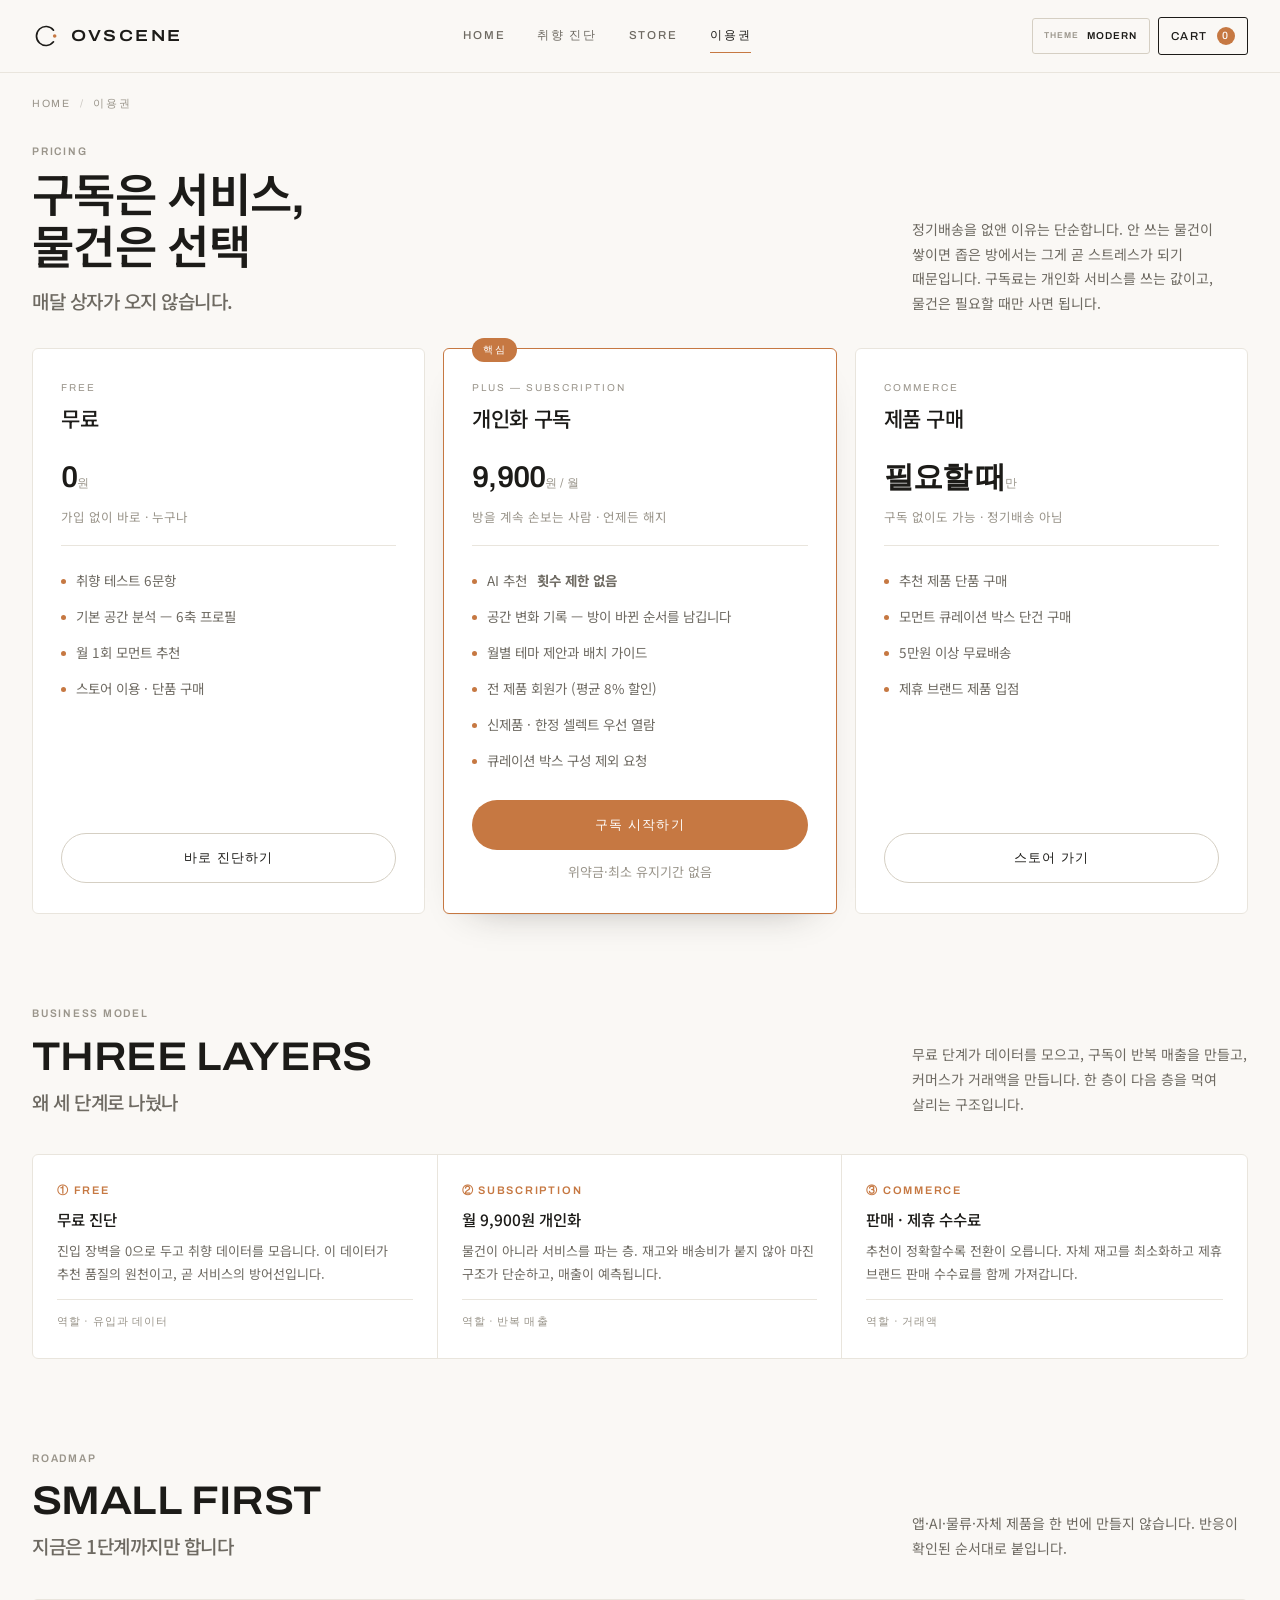
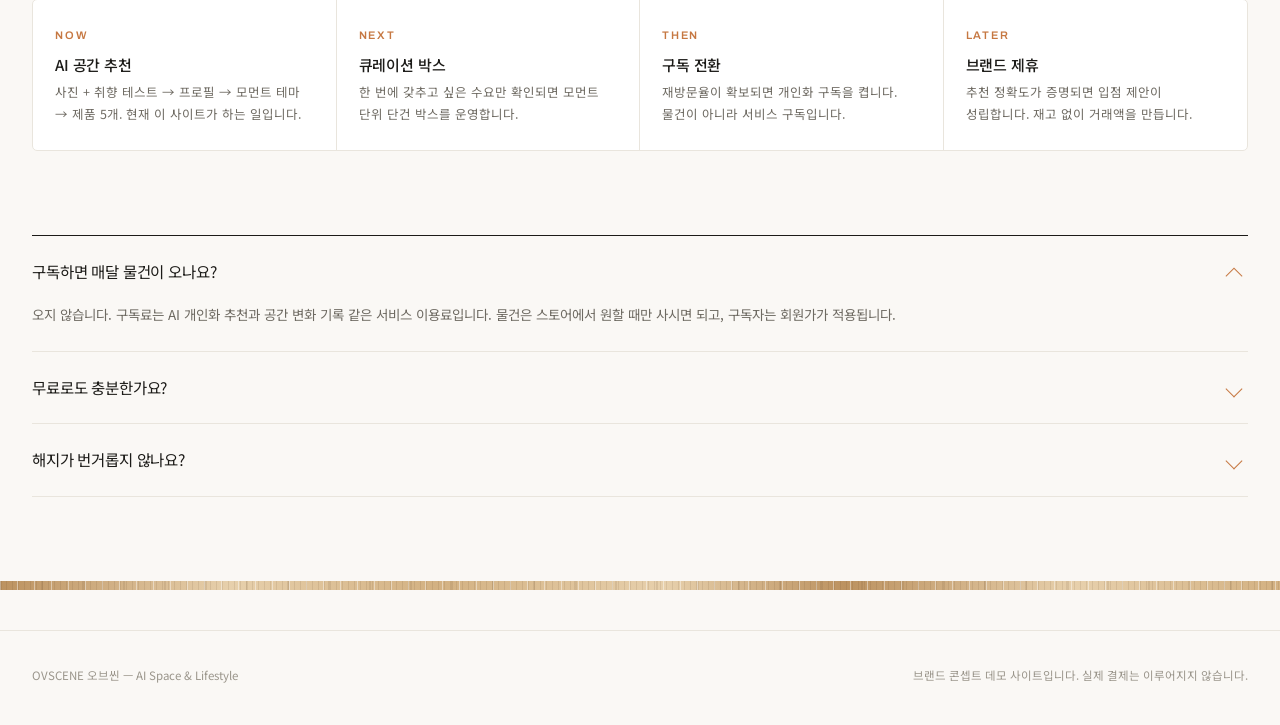
<file: plans.html>
<!DOCTYPE html>
<html lang="ko">
<head>
<meta charset="utf-8">
<meta name="viewport" content="width=device-width, initial-scale=1">
<title>이용권 — 오브씬 OVSCENE</title>
<meta name="description" content="무료 진단, 월 9,900원 개인화 구독, 그리고 필요할 때만 사는 커머스. 정기배송은 없습니다.">
<link rel="icon" href="assets/favicon.svg" type="image/svg+xml">
<link rel="preconnect" href="https://fonts.googleapis.com">
<link rel="preconnect" href="https://fonts.gstatic.com" crossorigin>
<link rel="stylesheet" href="https://fonts.googleapis.com/css2?family=Archivo:wdth,wght@75..125,300..800&family=Gothic+A1:wght@200;300;400;500;700;900&display=swap">
<link rel="stylesheet" href="assets/styles.css">
</head>
<body>
<a class="skip" href="#top">본문 바로가기</a>

<header class="nav">
  <div class="wrap nav-in">
    <a class="brand" href="index.html">
      <svg width="28" height="28" viewBox="0 0 100 100" aria-label="오브씬 홈">
        <path d="M76.8 70.9 A34 34 0 1 1 76.8 29.1" fill="none" stroke="currentColor" stroke-width="6" stroke-linecap="round"/>
        <circle cx="81" cy="50" r="6.4" fill="var(--amber)"/>
      </svg>
      <span class="brand-word">OVSCENE</span>
    </a>
    <nav class="menu" aria-label="주요 메뉴">
      <a href="index.html">Home</a>
      <a href="analyze.html">취향 진단</a>
      <a href="shop.html">Store</a>
      <a href="plans.html" aria-current="page">이용권</a>
    </nav>
    <div class="nav-r">
      <button class="iconb" id="themeBtn" aria-label="화면 테마 전환">
        <svg width="15" height="15" viewBox="0 0 24 24" fill="none" stroke="currentColor" stroke-width="1.7"><path d="M21 12.8A9 9 0 1 1 11.2 3a7 7 0 0 0 9.8 9.8Z" stroke-linejoin="round"/></svg>
      </button>
      <a class="cartb" href="cart.html">Cart <span class="cnt" id="cartCount">0</span></a>
    </div>
  </div>
</header>

<main id="top">
<div class="wrap">
  <nav class="crumb" aria-label="경로"><a href="index.html">Home</a><i>/</i><span>이용권</span></nav>

  <div class="sec-hd" style="margin-bottom:32px">
    <div>
      <span class="lbl">Pricing</span>
      <h1 class="ttl" style="font-size:clamp(28px,3.8vw,46px);margin-top:10px">구독은 서비스,<br>물건은 선택</h1>
      <p class="kh" style="font-size:19px;margin-top:12px">매달 상자가 오지 않습니다.</p>
    </div>
    <p>정기배송을 없앤 이유는 단순합니다. 안 쓰는 물건이 쌓이면 좁은 방에서는 그게 곧 스트레스가 되기 때문입니다. 구독료는 개인화 서비스를 쓰는 값이고, 물건은 필요할 때만 사면 됩니다.</p>
  </div>

  <div class="plans">
    <div class="plan">
      <span class="en">Free</span>
      <h3 class="kh">무료</h3>
      <div class="amt">0<s>원</s></div>
      <p class="role">가입 없이 바로 · 누구나</p>
      <ul>
        <li>취향 테스트 6문항</li>
        <li>기본 공간 분석 — 6축 프로필</li>
        <li>월 1회 모먼트 추천</li>
        <li>스토어 이용 · 단품 구매</li>
      </ul>
      <a class="btn btn-line btn-block" href="analyze.html">바로 진단하기</a>
    </div>

    <div class="plan best">
      <span class="en">Plus — Subscription</span>
      <h3 class="kh">개인화 구독</h3>
      <div class="amt">9,900<s>원 / 월</s></div>
      <p class="role">방을 계속 손보는 사람 · 언제든 해지</p>
      <ul>
        <li>AI 추천 <b>횟수 제한 없음</b></li>
        <li>공간 변화 기록 — 방이 바뀐 순서를 남깁니다</li>
        <li>월별 테마 제안과 배치 가이드</li>
        <li>전 제품 회원가 (평균 8% 할인)</li>
        <li>신제품 · 한정 셀렉트 우선 열람</li>
        <li>큐레이션 박스 구성 제외 요청</li>
      </ul>
      <button class="btn btn-amber btn-block" id="subBtn">구독 시작하기</button>
      <p class="tiny" style="margin-top:10px;text-align:center">위약금·최소 유지기간 없음</p>
    </div>

    <div class="plan">
      <span class="en">Commerce</span>
      <h3 class="kh">제품 구매</h3>
      <div class="amt">필요할 때<s>만</s></div>
      <p class="role">구독 없이도 가능 · 정기배송 아님</p>
      <ul>
        <li>추천 제품 단품 구매</li>
        <li>모먼트 큐레이션 박스 단건 구매</li>
        <li>5만원 이상 무료배송</li>
        <li>제휴 브랜드 제품 입점</li>
      </ul>
      <a class="btn btn-line btn-block" href="shop.html">스토어 가기</a>
    </div>
  </div>

  <!-- 수익 구조 -->
  <section class="sec">
    <div class="sec-hd">
      <div>
        <span class="lbl">Business model</span>
        <h2 class="ttl" style="margin-top:10px">THREE LAYERS</h2>
        <p class="kh" style="font-size:19px;margin-top:8px">왜 세 단계로 나눴나</p>
      </div>
      <p>무료 단계가 데이터를 모으고, 구독이 반복 매출을 만들고, 커머스가 거래액을 만듭니다. 한 층이 다음 층을 먹여 살리는 구조입니다.</p>
    </div>
    <div class="rev">
      <div>
        <div class="rn">① FREE</div>
        <h4>무료 진단</h4>
        <p>진입 장벽을 0으로 두고 취향 데이터를 모읍니다. 이 데이터가 추천 품질의 원천이고, 곧 서비스의 방어선입니다.</p>
        <div class="share">역할 · 유입과 데이터</div>
      </div>
      <div>
        <div class="rn">② SUBSCRIPTION</div>
        <h4>월 9,900원 개인화</h4>
        <p>물건이 아니라 서비스를 파는 층. 재고와 배송비가 붙지 않아 마진 구조가 단순하고, 매출이 예측됩니다.</p>
        <div class="share">역할 · 반복 매출</div>
      </div>
      <div>
        <div class="rn">③ COMMERCE</div>
        <h4>판매 · 제휴 수수료</h4>
        <p>추천이 정확할수록 전환이 오릅니다. 자체 재고를 최소화하고 제휴 브랜드 판매 수수료를 함께 가져갑니다.</p>
        <div class="share">역할 · 거래액</div>
      </div>
    </div>
  </section>

  <!-- 로드맵 -->
  <section class="sec" style="padding-top:0">
    <div class="sec-hd">
      <div>
        <span class="lbl">Roadmap</span>
        <h2 class="ttl" style="margin-top:10px">SMALL FIRST</h2>
        <p class="kh" style="font-size:19px;margin-top:8px">지금은 1단계까지만 합니다</p>
      </div>
      <p>앱·AI·물류·자체 제품을 한 번에 만들지 않습니다. 반응이 확인된 순서대로 붙입니다.</p>
    </div>
    <div class="flow" style="grid-template-columns:repeat(4,1fr)">
      <div>
        <div class="fn">NOW</div>
        <h4>AI 공간 추천</h4>
        <p>사진 + 취향 테스트 → 프로필 → 모먼트 테마 → 제품 5개. 현재 이 사이트가 하는 일입니다.</p>
      </div>
      <div>
        <div class="fn">NEXT</div>
        <h4>큐레이션 박스</h4>
        <p>한 번에 갖추고 싶은 수요만 확인되면 모먼트 단위 단건 박스를 운영합니다.</p>
      </div>
      <div>
        <div class="fn">THEN</div>
        <h4>구독 전환</h4>
        <p>재방문율이 확보되면 개인화 구독을 켭니다. 물건이 아니라 서비스 구독입니다.</p>
      </div>
      <div>
        <div class="fn">LATER</div>
        <h4>브랜드 제휴</h4>
        <p>추천 정확도가 증명되면 입점 제안이 성립합니다. 재고 없이 거래액을 만듭니다.</p>
      </div>
    </div>
  </section>

  <section class="sec" style="padding-top:0">
    <div class="faq">
      <details open><summary>구독하면 매달 물건이 오나요?</summary>
        <p class="ans">오지 않습니다. 구독료는 AI 개인화 추천과 공간 변화 기록 같은 서비스 이용료입니다. 물건은 스토어에서 원할 때만 사시면 되고, 구독자는 회원가가 적용됩니다.</p></details>
      <details><summary>무료로도 충분한가요?</summary>
        <p class="ans">한 번 진단하고 그에 맞는 제품을 사는 것까지는 무료로 다 됩니다. 구독은 방을 계속 손보면서 추천을 반복해서 받고 싶은 분에게 필요합니다.</p></details>
      <details><summary>해지가 번거롭지 않나요?</summary>
        <p class="ans">결제일 5일 전까지 언제든 해지할 수 있고, 위약금이나 최소 유지 기간이 없습니다. 해지해도 이미 만든 취향 프로필은 남습니다.</p></details>
    </div>
  </section>
</div>
</main>

<div class="wood wood-thin"></div>
<footer>
  <div class="wrap">
    <div class="fbot" style="border-top:0;padding-top:34px">
      <span>OVSCENE 오브씬 — AI Space &amp; Lifestyle</span>
      <span>브랜드 콘셉트 데모 사이트입니다. 실제 결제는 이루어지지 않습니다.</span>
    </div>
  </div>
</footer>

<div class="toast" id="toast"></div>

<script src="assets/data.js"></script>
<script src="assets/common.js"></script>
<script>
document.getElementById("subBtn").addEventListener("click", function () {
  OVS.toast("브랜드 콘셉트 데모입니다 — 실제 결제는 진행되지 않습니다");
});
</script>
</body>
</html>
</file>
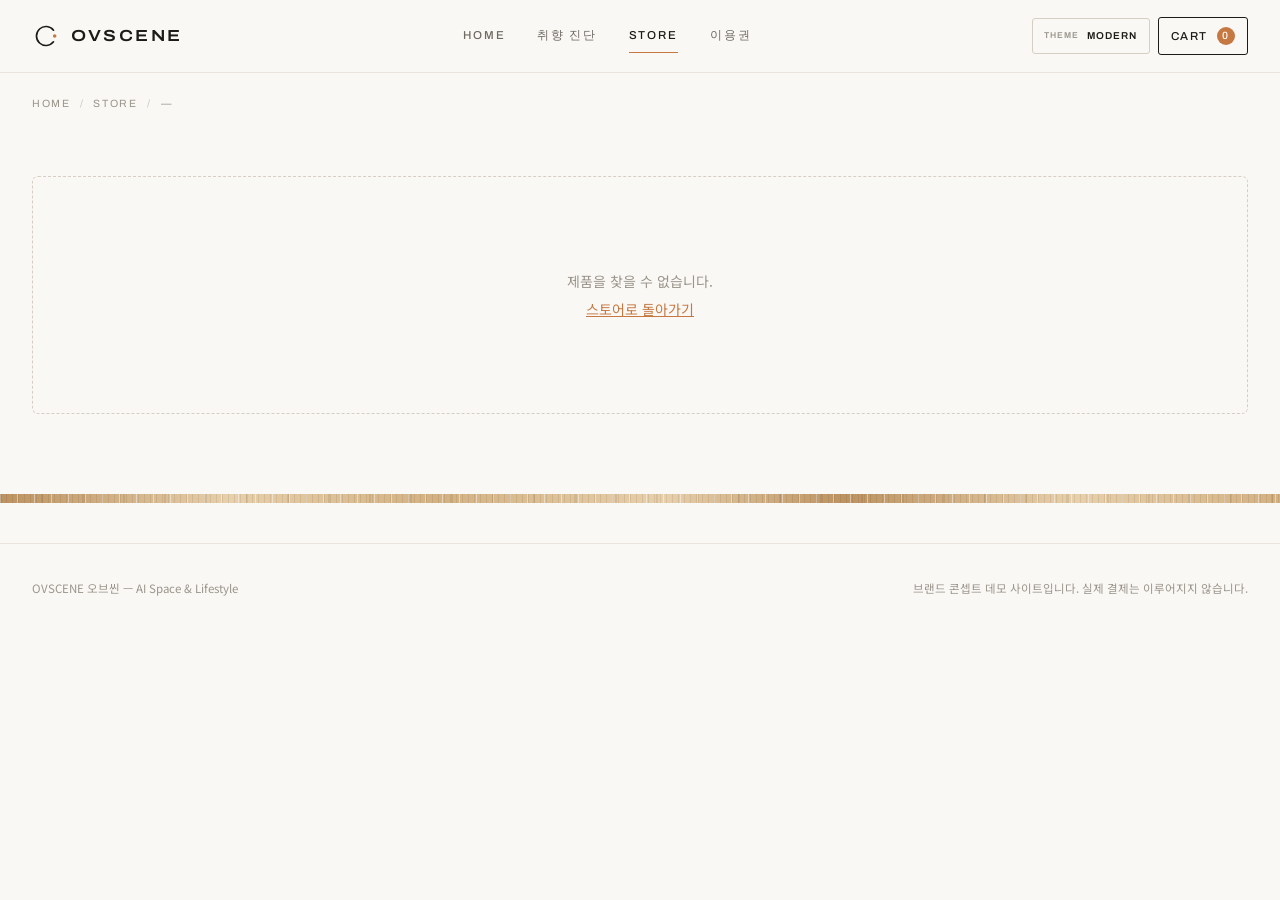
<file: product.html>
<!DOCTYPE html>
<html lang="ko">
<head>
<meta charset="utf-8">
<meta name="viewport" content="width=device-width, initial-scale=1">
<title>제품 상세 — 오브씬 OVSCENE</title>
<meta name="description" content="오브씬 제품 상세 페이지.">
<link rel="icon" href="assets/favicon.svg" type="image/svg+xml">
<link rel="preconnect" href="https://fonts.googleapis.com">
<link rel="preconnect" href="https://fonts.gstatic.com" crossorigin>
<link rel="stylesheet" href="https://fonts.googleapis.com/css2?family=Archivo:wdth,wght@75..125,300..800&family=Gothic+A1:wght@200;300;400;500;700;900&display=swap">
<link rel="stylesheet" href="assets/styles.css">
</head>
<body>
<a class="skip" href="#top">본문 바로가기</a>

<header class="nav">
  <div class="wrap nav-in">
    <a class="brand" href="index.html">
      <svg width="28" height="28" viewBox="0 0 100 100" aria-label="오브씬 홈">
        <path d="M76.8 70.9 A34 34 0 1 1 76.8 29.1" fill="none" stroke="currentColor" stroke-width="6" stroke-linecap="round"/>
        <circle cx="81" cy="50" r="6.4" fill="var(--amber)"/>
      </svg>
      <span class="brand-word">OVSCENE</span>
    </a>
    <nav class="menu" aria-label="주요 메뉴">
      <a href="index.html">Home</a>
      <a href="analyze.html">취향 진단</a>
      <a href="shop.html" aria-current="page">Store</a>
      <a href="plans.html">이용권</a>
    </nav>
    <div class="nav-r">
      <button class="iconb" id="themeBtn" aria-label="화면 테마 전환">
        <svg width="15" height="15" viewBox="0 0 24 24" fill="none" stroke="currentColor" stroke-width="1.7"><path d="M21 12.8A9 9 0 1 1 11.2 3a7 7 0 0 0 9.8 9.8Z" stroke-linejoin="round"/></svg>
      </button>
      <a class="cartb" href="cart.html">Cart <span class="cnt" id="cartCount">0</span></a>
    </div>
  </div>
</header>

<main id="top">
<div class="wrap">
  <nav class="crumb" aria-label="경로">
    <a href="index.html">Home</a><i>/</i><a href="shop.html">Store</a><i>/</i><span id="crumbCat">—</span>
  </nav>
  <div id="pdHost"></div>

  <section class="sec" style="padding-top:20px" id="relatedSec" hidden>
    <div class="sec-hd" style="margin-bottom:24px">
      <div><span class="lbl">Same moment</span><h2 class="kh" style="font-size:21px;margin-top:8px" id="relTitle">같은 모먼트의 다른 제품</h2></div>
    </div>
    <div class="grid" id="related"></div>
  </section>
</div>
</main>

<div class="wood wood-thin"></div>
<footer>
  <div class="wrap">
    <div class="fbot" style="border-top:0;padding-top:34px">
      <span>OVSCENE 오브씬 — AI Space &amp; Lifestyle</span>
      <span>브랜드 콘셉트 데모 사이트입니다. 실제 결제는 이루어지지 않습니다.</span>
    </div>
  </div>
</footer>

<div class="toast" id="toast"></div>

<script src="assets/data.js"></script>
<script src="assets/common.js"></script>
<script>
(function () {
  "use strict";
  var $ = OVS.$, $$ = OVS.$$;

  var id = new URLSearchParams(location.search).get("id");
  var it = OVS.byId(id);
  var host = $("#pdHost");

  if (!it) {
    host.innerHTML = '<p class="empty" style="margin:40px 0 80px">제품을 찾을 수 없습니다.<br>' +
      '<a href="shop.html" style="color:var(--amber);text-decoration:underline">스토어로 돌아가기</a></p>';
    return;
  }

  document.title = it.name + " — 오브씬 OVSCENE";
  $("#crumbCat").textContent = it.cat;

  var style = OVS.profile ? OVS.styleById(OVS.profile.style) : OVS.styleById(it.styles[0]);
  var score = OVS.profile ? OVS.matchScore(it, OVS.profile) : 0;
  var qty = 1;

  var momentNames = it.moments.map(function (m) {
    var mm = OVS.momentById(m);
    return mm ? '<a href="shop.html?moment=' + mm.id + '" style="text-decoration:underline">' + mm.ko + "</a>" : "";
  }).filter(Boolean).join(" · ");

  host.innerHTML =
    '<div class="pd">' +
      '<div>' +
        '<div class="pd-fig" id="pdFig">' + OVS.productVisual(it) + "</div>" +
        '<div class="pd-thumbs" id="pdThumbs"></div>' +
      "</div>" +
      "<div>" +
        '<span class="lbl">' + it.cat + (it.random ? " · 구성 랜덤" : "") + "</span>" +
        '<h1 class="kh">' + it.name + "</h1>" +
        '<p class="lead">' + it.desc + "</p>" +
        '<div class="bigprice">' + OVS.won(it.price) + "</div>" +
        '<p class="tiny">5만원 이상 무료배송 · 평일 오후 2시 이전 결제 시 당일 출고</p>' +

        (OVS.profile
          ? '<div class="whymatch"><h4>내 취향 매칭 ' + score + "%</h4><p>" + it.why + "</p></div>"
          : '<div class="whymatch"><h4>왜 이 제품인가</h4><p>' + it.why +
            ' <a href="analyze.html" style="text-decoration:underline">취향 진단</a>을 마치면 내 프로필과의 매칭도가 표시됩니다.</p></div>') +

        '<dl class="spec">' +
          Object.keys(it.spec).map(function (k) {
            return "<div><dt>" + k + "</dt><dd>" + it.spec[k] + "</dd></div>";
          }).join("") +
          "<div><dt>모먼트</dt><dd>" + momentNames + "</dd></div>" +
        "</dl>" +

        '<div class="optrow">' +
          '<span class="lbl">수량</span>' +
          '<span class="qtybox"><button id="qm" aria-label="수량 줄이기">−</button>' +
          '<span id="qv">1</span><button id="qp" aria-label="수량 늘리기">+</button></span>' +
          '<span class="price" id="lineTotal">' + OVS.won(it.price) + "</span>" +
        "</div>" +

        '<div class="buyrow">' +
          '<button class="btn btn-line btn-lg" id="addBtn">장바구니 담기</button>' +
          '<button class="btn btn-amber btn-lg" id="buyBtn">바로 구매</button>' +
        "</div>" +

        (it.random
          ? '<div class="notice">이 박스는 카테고리만 확정되고 개별 품목은 취향 프로필을 기준으로 무작위 선정됩니다. 제외 요청한 품목과 이미 구매한 품목은 빠집니다.</div>'
          : "") +
      "</div>" +
    "</div>";

  /* 썸네일 — 같은 제품의 다른 스타일로 보기 */
  var thumbStyles = OVS.STYLES.slice(0, 4);
  $("#pdThumbs").innerHTML = thumbStyles.map(function (s, i) {
    return '<button data-s="' + s.id + '" aria-pressed="' + (s.id === style.id) + '" title="' + s.ko + ' 스타일로 보기">' +
      OVS.productVisual(it) + "</button>";
  }).join("");
  $$("#pdThumbs button").forEach(function (b) {
    b.addEventListener("click", function () {
      var s = OVS.styleById(b.dataset.s);
      OVS.setSceneStyle(s.id);
      $("#pdFig").innerHTML = OVS.productVisual(it);
      $$("#pdThumbs button").forEach(function (x) { x.setAttribute("aria-pressed", String(x === b)); });
    });
  });

  /* 수량 */
  function setQ(n) {
    qty = Math.max(1, Math.min(20, n));
    $("#qv").textContent = qty;
    $("#lineTotal").textContent = OVS.won(it.price * qty);
  }
  $("#qm").addEventListener("click", function () { setQ(qty - 1); });
  $("#qp").addEventListener("click", function () { setQ(qty + 1); });

  $("#addBtn").addEventListener("click", function () {
    OVS.addToCart(it, qty);
    OVS.toast(it.name + " " + qty + "개 담았습니다");
  });
  $("#buyBtn").addEventListener("click", function () {
    OVS.addToCart(it, qty);
    location.href = "checkout.html";
  });

  /* 같은 모먼트의 다른 제품 */
  var rel = OVS.ALL_ITEMS.filter(function (x) {
    return x.id !== it.id && x.moments.some(function (m) { return it.moments.indexOf(m) > -1; });
  }).slice(0, 4);

  if (rel.length) {
    $("#relatedSec").hidden = false;
    $("#related").innerHTML = rel.map(function (r) {
      return '<article class="pcard"><a href="product.html?id=' + r.id + '">' +
        '<div class="pfig">' + OVS.productVisual(r) + "</div></a>" +
        '<div class="pb"><div class="cat">' + r.cat + "</div>" +
        '<a href="product.html?id=' + r.id + '"><h3 class="kh">' + r.name + "</h3></a>" +
        '<p class="dsc">' + r.desc + "</p>" +
        '<div class="pfoot"><span class="price">' + OVS.won(r.price) + "</span>" +
        '<button class="addb" data-add="' + r.id + '">담기</button></div></div></article>';
    }).join("");

    $$("#related [data-add]").forEach(function (b) {
      b.addEventListener("click", function () {
        var p = OVS.byId(b.dataset.add);
        OVS.addToCart(p, 1);
        b.textContent = "담김"; b.classList.add("ok");
        OVS.toast(p.name + " 담았습니다");
        setTimeout(function () { b.textContent = "담기"; b.classList.remove("ok"); }, 1200);
      });
    });
  }
})();
</script>
</body>
</html>
</file>
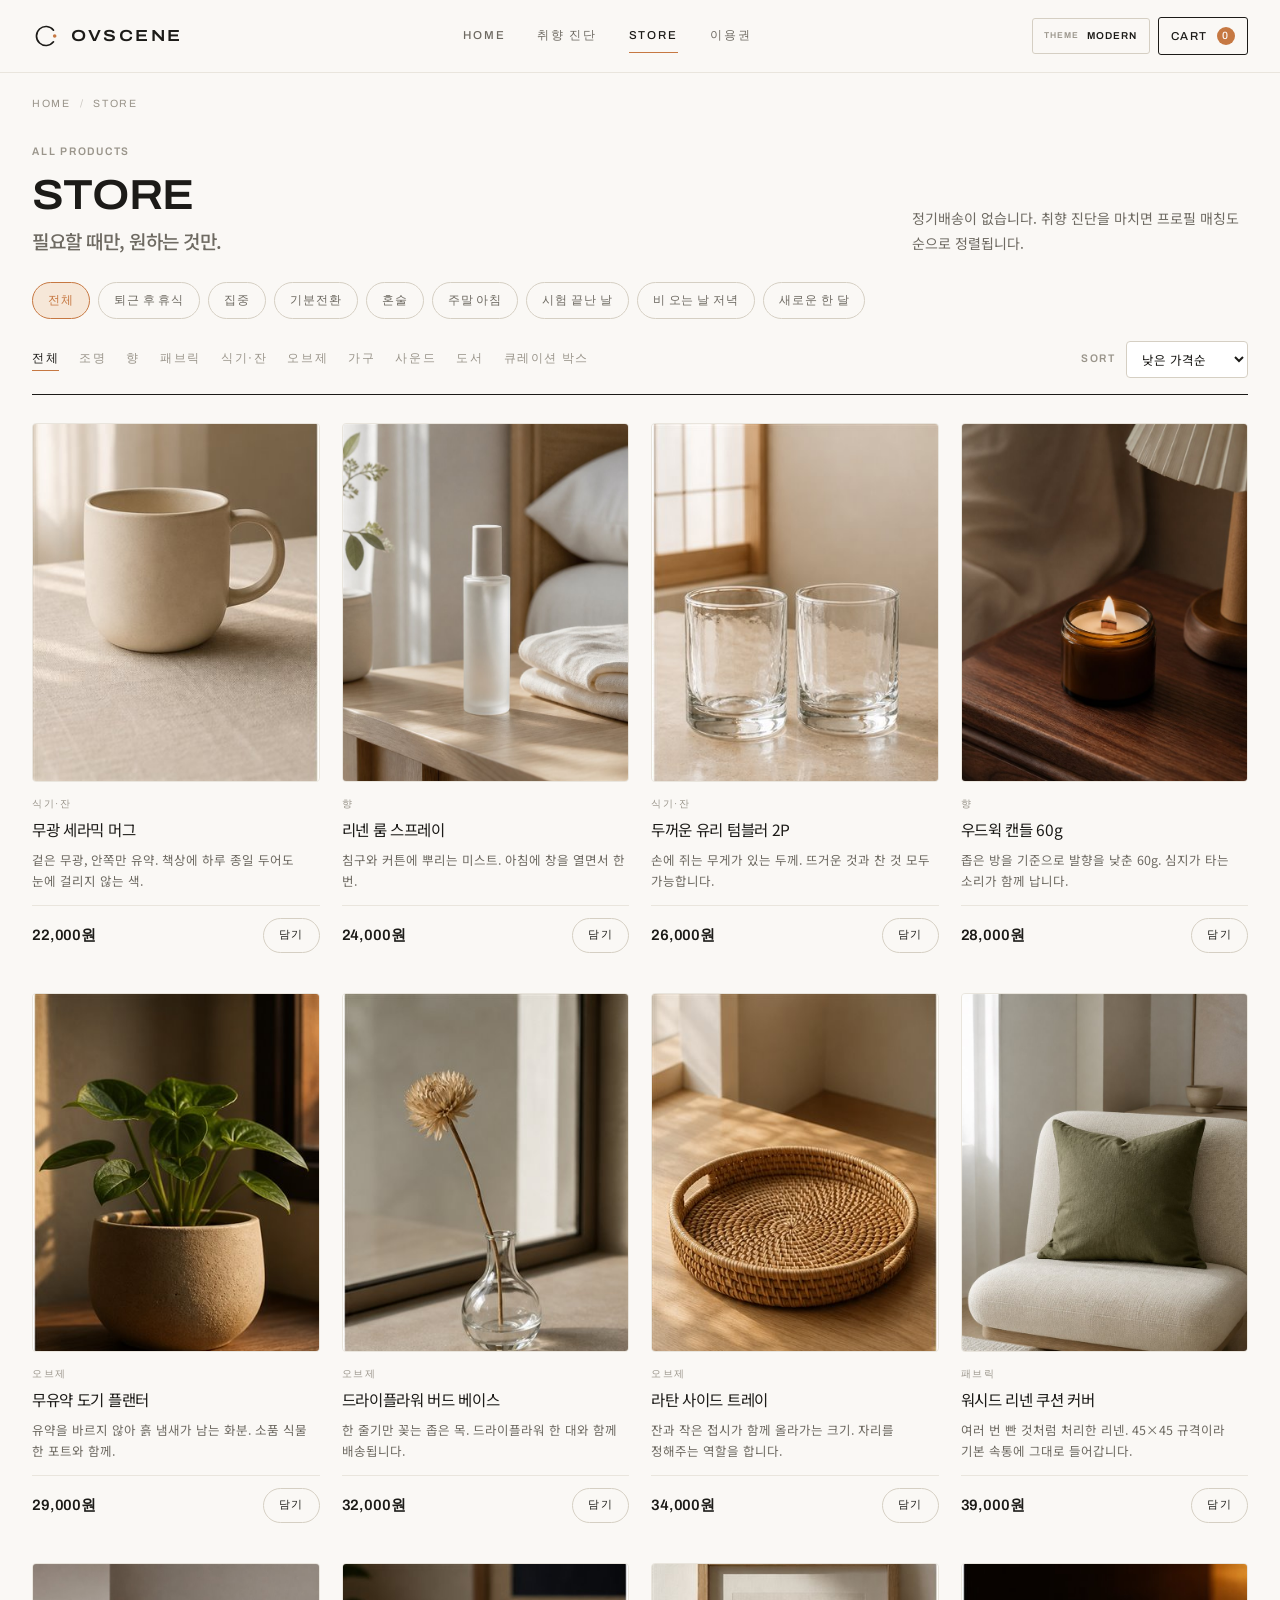
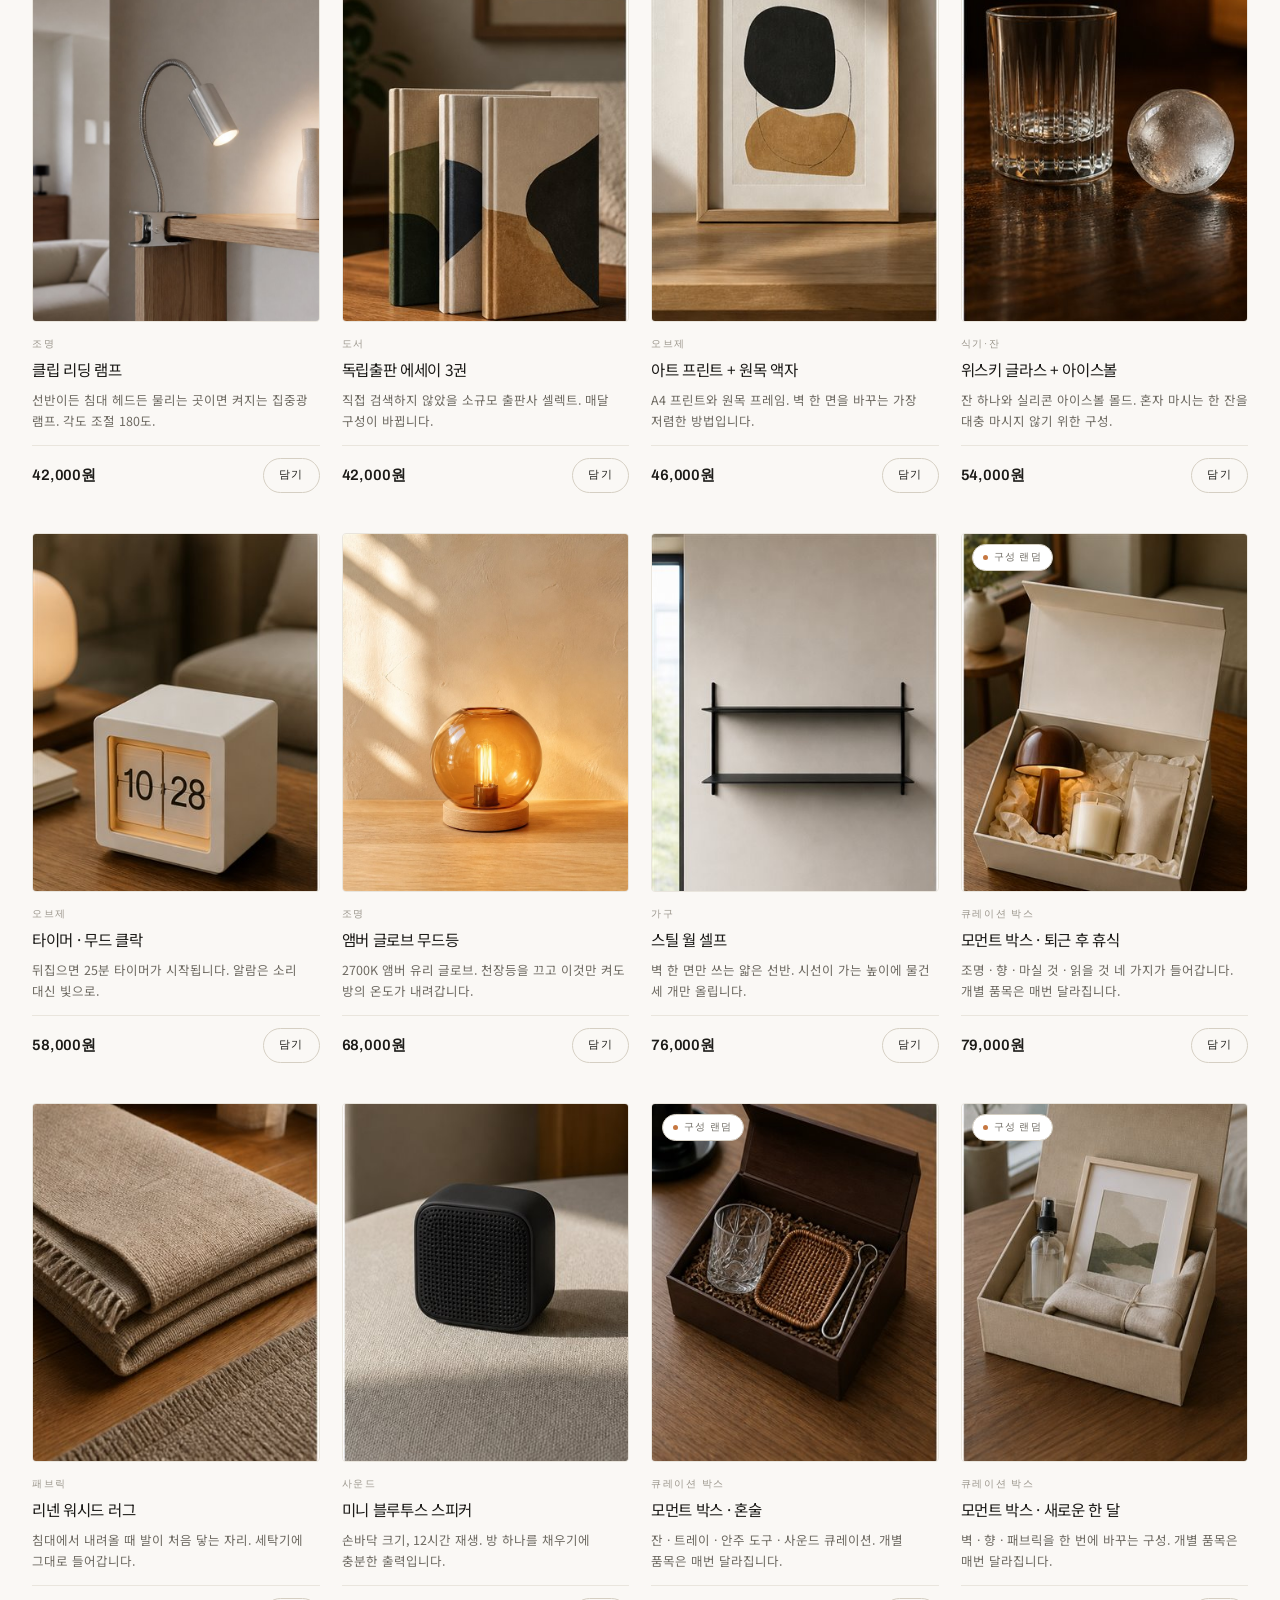
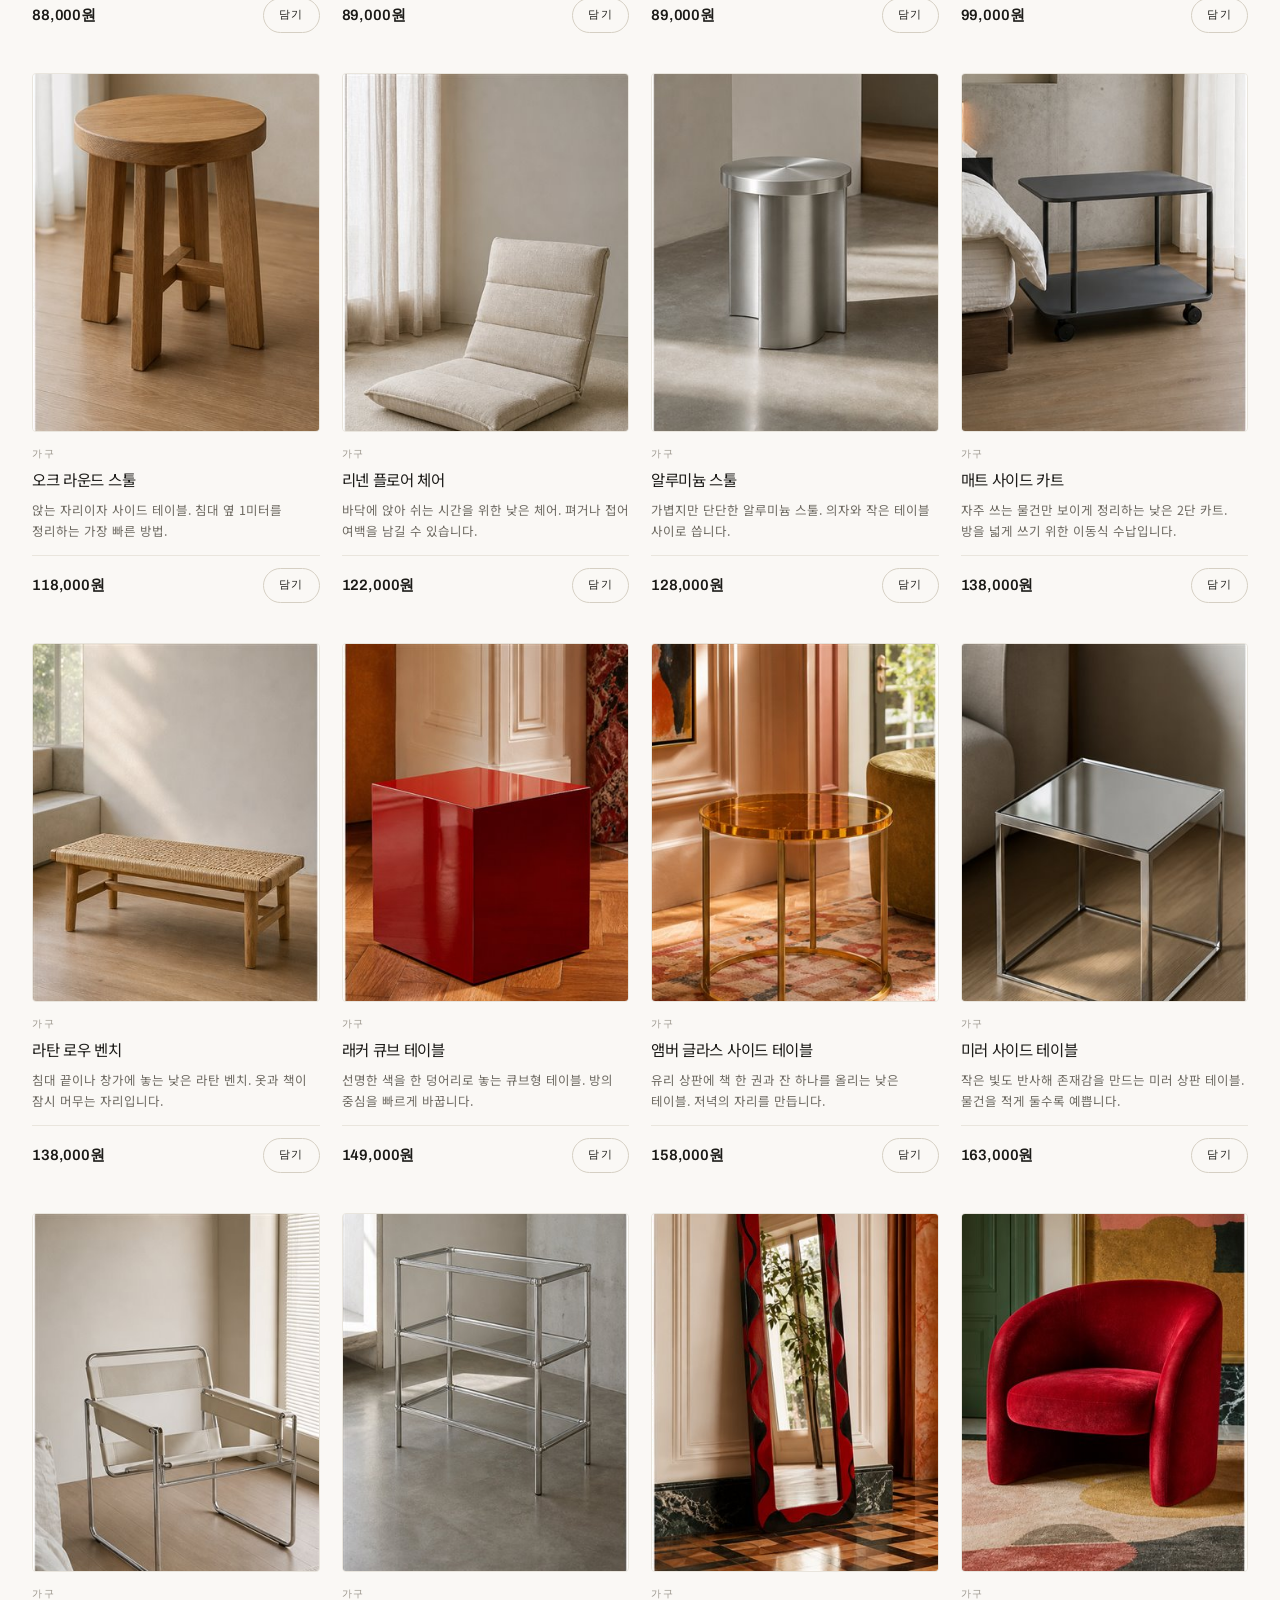
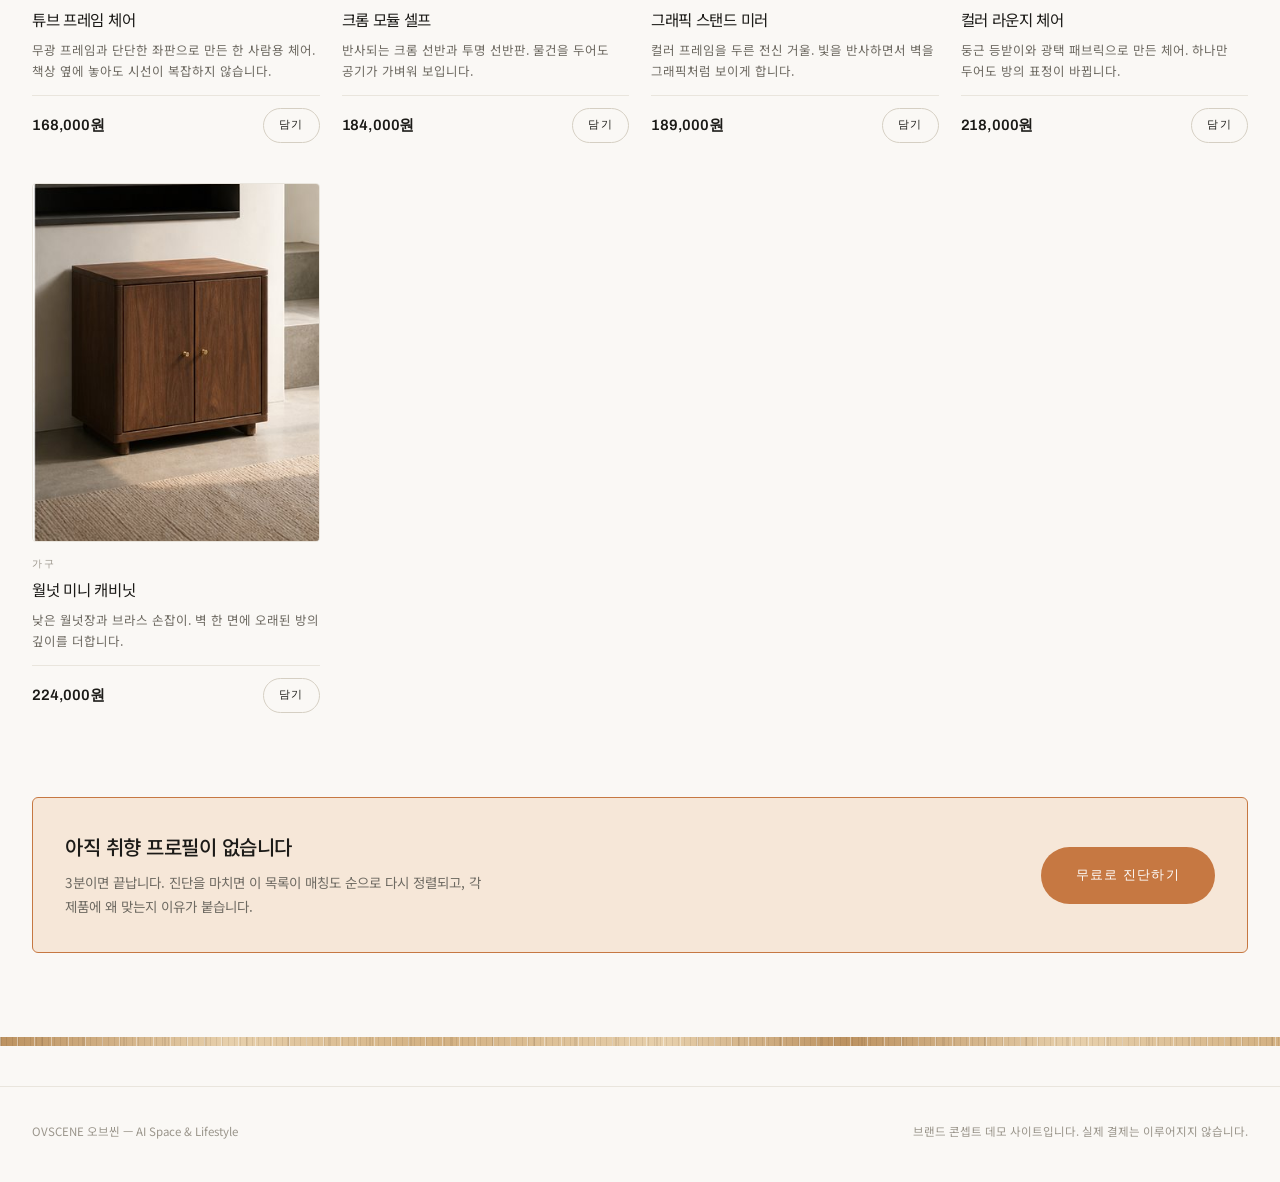
<file: shop.html>
<!DOCTYPE html>
<html lang="ko">
<head>
<meta charset="utf-8">
<meta name="viewport" content="width=device-width, initial-scale=1">
<title>스토어 — 오브씬 OVSCENE</title>
<meta name="description" content="모먼트와 취향 프로필에 맞춰 정렬되는 제품 목록. 정기배송 없이 필요할 때만 구매합니다.">
<link rel="icon" href="assets/favicon.svg" type="image/svg+xml">
<link rel="preconnect" href="https://fonts.googleapis.com">
<link rel="preconnect" href="https://fonts.gstatic.com" crossorigin>
<link rel="stylesheet" href="https://fonts.googleapis.com/css2?family=Archivo:wdth,wght@75..125,300..800&family=Gothic+A1:wght@200;300;400;500;700;900&display=swap">
<link rel="stylesheet" href="assets/styles.css">
</head>
<body>
<a class="skip" href="#top">본문 바로가기</a>

<header class="nav">
  <div class="wrap nav-in">
    <a class="brand" href="index.html">
      <svg width="28" height="28" viewBox="0 0 100 100" aria-label="오브씬 홈">
        <path d="M76.8 70.9 A34 34 0 1 1 76.8 29.1" fill="none" stroke="currentColor" stroke-width="6" stroke-linecap="round"/>
        <circle cx="81" cy="50" r="6.4" fill="var(--amber)"/>
      </svg>
      <span class="brand-word">OVSCENE</span>
    </a>
    <nav class="menu" aria-label="주요 메뉴">
      <a href="index.html">Home</a>
      <a href="analyze.html">취향 진단</a>
      <a href="shop.html" aria-current="page">Store</a>
      <a href="plans.html">이용권</a>
    </nav>
    <div class="nav-r">
      <button class="iconb" id="themeBtn" aria-label="화면 테마 전환">
        <svg width="15" height="15" viewBox="0 0 24 24" fill="none" stroke="currentColor" stroke-width="1.7"><path d="M21 12.8A9 9 0 1 1 11.2 3a7 7 0 0 0 9.8 9.8Z" stroke-linejoin="round"/></svg>
      </button>
      <a class="cartb" href="cart.html">Cart <span class="cnt" id="cartCount">0</span></a>
    </div>
  </div>
</header>

<main id="top">
<div class="wrap">
  <nav class="crumb" aria-label="경로"><a href="index.html">Home</a><i>/</i><span>Store</span></nav>

  <div class="sec-hd" style="margin-bottom:26px">
    <div>
      <span class="lbl" id="shopKicker">All products</span>
      <h1 class="ttl" style="font-size:clamp(28px,3.6vw,42px);margin-top:10px" id="shopTitle">STORE</h1>
      <p class="kh" style="font-size:19px;margin-top:8px" id="shopSub">필요할 때만, 원하는 것만.</p>
    </div>
    <p id="shopNote">정기배송이 없습니다. 취향 진단을 마치면 프로필 매칭도 순으로 정렬됩니다.</p>
  </div>

  <!-- 모먼트 필터 -->
  <div style="display:flex;gap:8px;flex-wrap:wrap;margin-bottom:22px" id="momentBar"></div>

  <div class="filters">
    <div class="tabs" id="catTabs"></div>
    <div style="display:flex;align-items:center;gap:10px">
      <label class="lbl" for="sort">Sort</label>
      <select class="sortsel" id="sort">
        <option value="match">내 취향 매칭순</option>
        <option value="low">낮은 가격순</option>
        <option value="high">높은 가격순</option>
        <option value="name">이름순</option>
      </select>
    </div>
  </div>

  <div class="grid" id="grid"></div>
  <p id="noresult" class="empty" style="display:none">이 조건에 맞는 제품이 없습니다.<br>다른 모먼트나 카테고리를 골라보세요.</p>

  <section class="sec" id="profileCta"></section>
</div>
</main>

<div class="wood wood-thin"></div>
<footer>
  <div class="wrap">
    <div class="fbot" style="border-top:0;padding-top:34px">
      <span>OVSCENE 오브씬 — AI Space &amp; Lifestyle</span>
      <span>브랜드 콘셉트 데모 사이트입니다. 실제 결제는 이루어지지 않습니다.</span>
    </div>
  </div>
</footer>

<div class="toast" id="toast"></div>

<script src="assets/data.js"></script>
<script src="assets/common.js"></script>
<script>
(function () {
  "use strict";
  var $ = OVS.$, $$ = OVS.$$;

  var params = new URLSearchParams(location.search);
  var curMoment = params.get("moment") || "all";
  var curCat = params.get("cat") || "전체";
  var curStyle = params.get("style") || "all";
  var curSort = OVS.profile ? "match" : "low";
  $("#sort").value = curSort;

  var profStyle = curStyle !== "all" ? OVS.styleById(curStyle) : (OVS.profile ? OVS.styleById(OVS.profile.style) : OVS.styleById("eco"));

  /* ---------- 헤더 문구 ---------- */
  function head() {
    if (curStyle !== "all") {
      var selectedStyle = OVS.styleById(curStyle);
      $("#shopKicker").textContent = "Theme furniture · " + selectedStyle.en;
      $("#shopTitle").textContent = selectedStyle.ko + " 가구";
      $("#shopSub").textContent = selectedStyle.kw;
      $("#shopNote").textContent = "선택한 테마에 맞는 가구와 작은 오브제를 함께 살펴보세요.";
    } else if (curMoment === "all") {
      $("#shopKicker").textContent = "All products";
      $("#shopTitle").textContent = "STORE";
      $("#shopSub").textContent = "필요할 때만, 원하는 것만.";
      $("#shopNote").textContent = OVS.profile
        ? "취향 프로필이 적용되어 매칭도 순으로 정렬됩니다."
        : "정기배송이 없습니다. 취향 진단을 마치면 프로필 매칭도 순으로 정렬됩니다.";
    } else {
      var m = OVS.momentById(curMoment);
      $("#shopKicker").textContent = "Moment · " + m.en;
      $("#shopTitle").textContent = m.ko;
      $("#shopSub").textContent = m.line;
      $("#shopNote").textContent = m.desc;
    }
  }

  /* ---------- 모먼트 바 ---------- */
  function chip(id, label, on) {
    return '<button class="tab" style="border:1px solid ' + (on ? "var(--amber)" : "var(--line-2)") +
      ';border-radius:999px;padding:7px 15px;letter-spacing:.08em;color:' + (on ? "var(--amber)" : "var(--text-2)") +
      ';background:' + (on ? "var(--amber-soft)" : "transparent") + '" data-m="' + id + '">' + label + "</button>";
  }
  function renderMomentBar() {
    $("#momentBar").innerHTML = chip("all", "전체", curMoment === "all") +
      OVS.MOMENTS.map(function (m) { return chip(m.id, m.ko, curMoment === m.id); }).join("");
    $$("#momentBar [data-m]").forEach(function (b) {
      b.addEventListener("click", function () {
        curMoment = b.dataset.m;
        syncUrl(); renderMomentBar(); head(); render();
      });
    });
  }

  /* ---------- 카테고리 탭 ---------- */
  function renderCatTabs() {
    $("#catTabs").innerHTML = OVS.CATS.map(function (c) {
      return '<button class="tab" data-c="' + c + '" aria-pressed="' + (c === curCat) + '">' + c + "</button>";
    }).join("");
    $$("#catTabs [data-c]").forEach(function (b) {
      b.addEventListener("click", function () {
        curCat = b.dataset.c; syncUrl(); renderCatTabs(); render();
      });
    });
  }

  function syncUrl() {
    var p = new URLSearchParams();
    if (curMoment !== "all") p.set("moment", curMoment);
    if (curCat !== "전체") p.set("cat", curCat);
    if (curStyle !== "all") p.set("style", curStyle);
    var q = p.toString();
    history.replaceState(null, "", location.pathname + (q ? "?" + q : ""));
  }

  $("#sort").addEventListener("change", function () { curSort = this.value; render(); });

  /* ---------- 목록 ---------- */
  function render() {
    var list = OVS.ALL_ITEMS.filter(function (it) {
      if (curCat !== "전체" && it.cat !== curCat) return false;
      if (curMoment !== "all" && it.moments.indexOf(curMoment) < 0) return false;
      if (curStyle !== "all" && it.styles.indexOf(curStyle) < 0) return false;
      return true;
    });

    if (curSort === "low") list.sort(function (a, b) { return a.price - b.price; });
    else if (curSort === "high") list.sort(function (a, b) { return b.price - a.price; });
    else if (curSort === "name") list.sort(function (a, b) { return a.name.localeCompare(b.name, "ko"); });
    else list.sort(function (a, b) { return OVS.matchScore(b, OVS.profile) - OVS.matchScore(a, OVS.profile); });

    $("#noresult").style.display = list.length ? "none" : "block";

    $("#grid").innerHTML = list.map(function (it) {
      var score = OVS.profile ? OVS.matchScore(it, OVS.profile) : 0;
      var badge = it.random
        ? '<span class="pill"><i></i>구성 랜덤</span>'
        : (OVS.profile && score >= 60 ? '<span class="pill match"><i></i>' + score + "% 매칭</span>" : "");
      return '<article class="pcard"><a href="product.html?id=' + it.id + '" aria-label="' + it.name + ' 상세보기">' +
        '<div class="pfig">' + OVS.productVisual(it) + badge + "</div></a>" +
        '<div class="pb"><div class="cat">' + it.cat + "</div>" +
        '<a href="product.html?id=' + it.id + '"><h3 class="kh">' + it.name + "</h3></a>" +
        '<p class="dsc">' + it.desc + "</p>" +
        '<div class="pfoot"><span class="price">' + OVS.won(it.price) + "</span>" +
        '<button class="addb" data-add="' + it.id + '">담기</button></div></div></article>';
    }).join("");

    $$("#grid [data-add]").forEach(function (b) {
      b.addEventListener("click", function () {
        var it = OVS.byId(b.dataset.add);
        OVS.addToCart(it, 1);
        b.textContent = "담김"; b.classList.add("ok");
        OVS.toast(it.name + " 담았습니다");
        setTimeout(function () { b.textContent = "담기"; b.classList.remove("ok"); }, 1200);
      });
    });
  }

  /* ---------- 프로필 유도 ---------- */
  if (!OVS.profile) {
    $("#profileCta").innerHTML =
      '<div style="border:1px solid var(--amber);background:var(--amber-soft);border-radius:6px;padding:34px 32px;display:flex;justify-content:space-between;gap:26px;align-items:center;flex-wrap:wrap">' +
      '<div><h3 class="kh" style="font-size:20px">아직 취향 프로필이 없습니다</h3>' +
      '<p class="muted" style="font-size:13.5px;margin-top:8px;max-width:52ch">3분이면 끝납니다. 진단을 마치면 이 목록이 매칭도 순으로 다시 정렬되고, 각 제품에 왜 맞는지 이유가 붙습니다.</p></div>' +
      '<a class="btn btn-amber btn-lg" href="analyze.html">무료로 진단하기</a></div>';
  } else {
    var st = OVS.styleById(OVS.profile.style), mm = OVS.momentById(OVS.profile.moment);
    $("#profileCta").innerHTML =
      '<div style="border:1px solid var(--line);border-radius:6px;padding:26px 28px;display:flex;justify-content:space-between;gap:22px;align-items:center;flex-wrap:wrap;background:var(--card)">' +
      '<div><span class="lbl">Applied profile</span><p class="kh" style="font-size:17px;margin-top:6px">' +
      st.ko + " 스타일 · " + mm.ko + ' 모먼트 기준으로 정렬 중</p></div>' +
      '<a class="btn btn-line" href="analyze.html">다시 진단하기</a></div>';
  }

  head(); renderMomentBar(); renderCatTabs(); render();
})();
</script>
</body>
</html>
</file>
<file: assets/styles.css>
@import url("theme-backgrounds.css");
@import url("product-photo-set-1.css?v=1");
@import url("product-photo-set-2.css?v=1");
@import url("product-photo-set-3.css?v=1");
@import url("product-photo-set-4.css?v=1");
@import url("https://fonts.googleapis.com/css2?family=Archivo:wdth,wght@75..125,300..800&family=Noto+Sans+KR:wght@400;500;600;700&display=swap");

/* ==========================================================
   OVSCENE — 오브씬
   AI 공간·라이프스타일 개인화 서비스
   ========================================================== */

/* ---------- reset ---------- */
*{box-sizing:border-box}
html,body{margin:0;padding:0}
h1,h2,h3,h4,h5,p,figure,ul,ol,fieldset{margin:0}
fieldset{border:0;padding:0;min-width:0}
ul,ol{padding:0;list-style:none}
img,svg,video{display:block;max-width:100%}
button,input,select,textarea{font:inherit;color:inherit}
button{background:none;border:0;cursor:pointer;padding:0}
a{color:inherit;text-decoration:none}
table{border-collapse:collapse;width:100%}

/* ---------- tokens ---------- */
:root{
  --bg:#FAF8F5;
  --bg-2:#F3F0EA;
  --card:#FFFFFF;
  --ink:#1C1B18;
  --text:#1C1B18;
  --text-2:#6E6A62;
  --text-3:#9A958B;
  --line:#E9E5DD;
  --line-2:#D5CFC3;
  --amber:#C67842;
  --amber-soft:#F6E7D8;
  --moss:#6E7F5C;
  --good:#5F7048;

  --oak-1:#E7D0AC;
  --oak-2:#D3B182;
  --oak-3:#BC9260;
  --oak-line:rgba(80,52,24,.10);
  --oak-hi:rgba(255,255,255,.42);
  --oak-text:#3A2915;

  --shelf:#D3B182;
  --art-bg:#F5F2EC;
  --track:#E4DFD5;
  --shadow:0 1px 1px rgba(28,27,24,.03), 0 18px 40px -30px rgba(28,27,24,.45);
  --shadow-lg:0 2px 4px rgba(28,27,24,.04), 0 30px 60px -34px rgba(28,27,24,.5);
  --hero-image:var(--theme-modern-image);
  --hero-tint:rgba(13,15,15,.63);
  --theme-accent:#5C6770;
}
:root[data-style="modern"]{
  --bg:#FAF8F5;--bg-2:#F3F0EA;--art-bg:#F0EFEB;
  --amber:#C67842;--amber-soft:#F6E7D8;--theme-accent:#4E565C;
  --hero-image:var(--theme-modern-image);--hero-tint:rgba(12,14,15,.60);
}
:root[data-style="vintage"]{
  --bg:#FBF6EF;--bg-2:#F1E8DB;--card:#FFFDFC;--line:#E6D9C9;--line-2:#D7C2AA;
  --amber:#A86432;--amber-soft:#F3E0CE;--moss:#786851;--theme-accent:#8B5B37;
  --art-bg:#F5EDE2;--track:#E5D5C0;--hero-image:var(--theme-vintage-image);--hero-tint:rgba(42,25,12,.57);
}
:root[data-style="kitsch"]{
  --bg:#FFF9F5;--bg-2:#FFF0E8;--card:#FFFFFF;--line:#F0DCD2;--line-2:#E8BFAF;
  --amber:#D94C34;--amber-soft:#FFE0D6;--moss:#41664F;--theme-accent:#D94C34;
  --art-bg:#FFF0E8;--track:#F1D8CF;--hero-image:var(--theme-kitsch-image);--hero-tint:rgba(24,20,35,.62);
}
:root[data-style="eco"]{
  --bg:#FAF8F1;--bg-2:#F0EEE3;--card:#FFFDF8;--line:#E0DECF;--line-2:#C8C6B2;
  --amber:#A7763E;--amber-soft:#F1E4D0;--moss:#667353;--good:#667353;--theme-accent:#707C5C;
  --art-bg:#F1F0E7;--track:#DDDCCB;--hero-image:var(--theme-eco-image);--hero-tint:rgba(25,31,22,.60);
}
:root[data-style="metallic"]{
  --bg:#F5F6F7;--bg-2:#ECEEF0;--card:#FFFFFF;--line:#DCE0E3;--line-2:#BDC5CB;
  --amber:#B6813E;--amber-soft:#F5E8D6;--moss:#58626B;--theme-accent:#59636E;
  --art-bg:#EDF0F2;--track:#D8DEE1;--hero-image:var(--theme-metallic-image);--hero-tint:rgba(8,14,21,.50);
}
@media (prefers-color-scheme: dark){
  :root:not([data-theme="light"]){
    --bg:#1D1B1A; --bg-2:#262322; --card:#232120;
    --ink:#F2EFE9; --text:#F2EFE9; --text-2:#A8A29A; --text-3:#807B73;
    --line:#332F2C; --line-2:#453F3A; --amber:#E09355; --amber-soft:#3D2C1C;
    --moss:#94A57C; --good:#94A57C;
    --oak-1:#8B6B45; --oak-2:#7A5C3A; --oak-3:#654B2E;
    --oak-line:rgba(0,0,0,.22); --oak-hi:rgba(255,235,205,.10); --oak-text:#F3E3CC;
    --shelf:#7A5C3A; --art-bg:#2A2725; --track:#38332E;
    --shadow:0 1px 1px rgba(0,0,0,.3), 0 18px 40px -28px rgba(0,0,0,.9);
    --shadow-lg:0 2px 4px rgba(0,0,0,.4), 0 30px 60px -30px rgba(0,0,0,1);
  }
}
:root[data-theme="dark"]{
  --bg:#1D1B1A; --bg-2:#262322; --card:#232120;
  --ink:#F2EFE9; --text:#F2EFE9; --text-2:#A8A29A; --text-3:#807B73;
  --line:#332F2C; --line-2:#453F3A; --amber:#E09355; --amber-soft:#3D2C1C;
  --moss:#94A57C; --good:#94A57C;
  --oak-1:#8B6B45; --oak-2:#7A5C3A; --oak-3:#654B2E;
  --oak-line:rgba(0,0,0,.22); --oak-hi:rgba(255,235,205,.10); --oak-text:#F3E3CC;
  --shelf:#7A5C3A; --art-bg:#2A2725; --track:#38332E;
  --shadow:0 1px 1px rgba(0,0,0,.3), 0 18px 40px -28px rgba(0,0,0,.9);
  --shadow-lg:0 2px 4px rgba(0,0,0,.4), 0 30px 60px -30px rgba(0,0,0,1);
}

/* ---------- base ---------- */
body{
  background:var(--bg);color:var(--text);
  font-family:"Noto Sans KR","Apple SD Gothic Neo",system-ui,sans-serif;
  font-weight:400;font-size:15px;line-height:1.78;-webkit-font-smoothing:antialiased;
  word-break:keep-all;
}
h1,h2,h3,h4,h5{font-weight:500;line-height:1.4}
:focus-visible{outline:2px solid var(--amber);outline-offset:3px}
.skip{position:absolute;left:-9999px;top:0;z-index:200;background:var(--ink);color:var(--bg);padding:10px 18px;font-size:13px}
.skip:focus{left:0}

.ttl{font-family:Archivo,"Noto Sans KR",sans-serif;font-variation-settings:"wdth" 112;font-weight:600;letter-spacing:-.015em;line-height:1.12;word-break:keep-all}
.kh{font-family:"Noto Sans KR",sans-serif;font-weight:500;letter-spacing:-.025em;line-height:1.52;word-break:keep-all}
.lbl{font-family:Archivo,sans-serif;font-variation-settings:"wdth" 92;font-size:11px;font-weight:600;letter-spacing:.16em;text-transform:uppercase;color:var(--text-3)}
.num{font-family:Archivo,sans-serif;font-variant-numeric:tabular-nums;font-weight:500}
.wrap{max-width:1280px;margin:0 auto;padding:0 32px}
.wrap-n{max-width:940px;margin:0 auto;padding:0 32px}
.muted{color:var(--text-2)}
.tiny{font-size:13px;color:var(--text-3)}

/* ---------- page transition ---------- */
@keyframes pageIn{from{opacity:0;transform:translateY(10px)}to{opacity:1;transform:none}}
main{animation:pageIn .38s cubic-bezier(.2,.7,.3,1) both}
@keyframes pop{from{opacity:0;transform:translateY(9px)}to{opacity:1;transform:none}}
.anim{animation:pop .34s cubic-bezier(.2,.7,.3,1) both}
@media (prefers-reduced-motion:reduce){main,.anim{animation:none}}

/* ---------- wood ---------- */
.wood{
  background-color:var(--oak-2);
  background-image:
    repeating-linear-gradient(90deg, var(--oak-line) 0 1px, transparent 1px 6px),
    repeating-linear-gradient(90deg, var(--oak-hi) 0 1px, transparent 1px 17px),
    repeating-linear-gradient(90deg, var(--oak-line) 0 2px, transparent 2px 41px),
    linear-gradient(90deg, var(--oak-3) 0%, var(--oak-1) 18%, var(--oak-2) 34%, var(--oak-1) 52%, var(--oak-3) 66%, var(--oak-1) 84%, var(--oak-2) 100%);
  color:var(--oak-text);
}
.wood-thin{height:9px}

/* ---------- ticker ---------- */
.ticker{background:var(--ink);color:var(--bg);overflow:hidden;height:34px;display:flex;align-items:center}
.ticker-track{display:flex;gap:64px;white-space:nowrap;animation:slide 36s linear infinite;padding-left:32px}
.ticker span{font-family:Archivo,sans-serif;font-size:10.5px;letter-spacing:.2em;text-transform:uppercase;font-weight:500}
@keyframes slide{from{transform:translateX(0)}to{transform:translateX(-50%)}}
@media (prefers-reduced-motion:reduce){.ticker-track{animation:none}}

/* ---------- nav ---------- */
.nav{position:sticky;top:0;z-index:60;background:color-mix(in srgb,var(--bg) 92%,transparent);backdrop-filter:blur(14px);border-bottom:1px solid var(--line)}
.nav-in{display:flex;align-items:center;height:72px;gap:40px}
.brand{display:flex;align-items:center;gap:11px}
.brand-word{font-family:Archivo,sans-serif;font-variation-settings:"wdth" 118;font-weight:600;letter-spacing:.16em;font-size:16px}
.menu{display:flex;gap:32px;margin:0 auto}
.menu a{font-family:Archivo,sans-serif;font-size:11.5px;letter-spacing:.16em;text-transform:uppercase;font-weight:500;color:var(--text-2);padding:6px 0;border-bottom:1.5px solid transparent;transition:.2s}
.menu a:hover{color:var(--text)}
.menu a[aria-current="page"]{color:var(--text);border-color:var(--amber)}
.nav-r{display:flex;align-items:center;gap:8px;position:relative}
.iconb{width:36px;height:36px;display:grid;place-items:center;border-radius:3px;border:1px solid var(--line-2);transition:.2s}
.iconb:hover{border-color:var(--amber);color:var(--amber)}
.style-toggle{width:auto;min-width:118px;padding:0 11px;border-radius:3px;display:flex;gap:8px;justify-content:flex-start;font-family:Archivo,sans-serif;font-size:10px;letter-spacing:.1em;text-transform:uppercase;font-weight:600}
.style-toggle::before{content:"THEME";font-size:8.5px;color:var(--text-3);letter-spacing:.13em;flex:0 0 auto}
.style-toggle .style-current{overflow:hidden;text-overflow:ellipsis;white-space:nowrap}
.style-popover{position:absolute;right:0;top:calc(100% + 11px);z-index:80;width:250px;padding:8px;background:var(--card);border:1px solid var(--line-2);border-radius:3px;box-shadow:var(--shadow-lg);opacity:0;visibility:hidden;transform:translateY(-6px);transition:.18s}
.style-popover.open{opacity:1;visibility:visible;transform:none}
.style-option{display:flex;align-items:center;gap:11px;width:100%;padding:10px;border-radius:5px;text-align:left;color:var(--text);transition:.18s}
.style-option:hover,.style-option[aria-pressed="true"]{background:var(--bg-2)}
.style-option[aria-pressed="true"]{box-shadow:inset 2px 0 0 var(--amber)}
.style-option i{width:24px;height:24px;border-radius:50%;display:block;flex:0 0 auto;background:var(--swatch);border:1px solid rgba(0,0,0,.08)}
.style-option b{font-size:13px;font-weight:500;letter-spacing:-.01em}
.style-option span{display:block;color:var(--text-3);font-size:11.5px;margin-top:1px}
.cartb{display:flex;align-items:center;gap:9px;border:1px solid var(--ink);border-radius:3px;padding:8px 12px;font-size:11.5px;letter-spacing:.14em;font-family:Archivo,sans-serif;font-weight:500;text-transform:uppercase;transition:.2s}
.cartb:hover{background:var(--ink);color:var(--bg)}
.cnt{font-family:Archivo,sans-serif;font-size:10.5px;background:var(--amber);color:#fff;min-width:18px;height:18px;border-radius:999px;display:grid;place-items:center;padding:0 5px}

/* ---------- buttons ---------- */
.btn{display:inline-flex;align-items:center;justify-content:center;gap:9px;border-radius:999px;padding:13px 26px;font-size:12.5px;letter-spacing:.1em;font-family:Archivo,sans-serif;font-weight:500;text-transform:uppercase;transition:.2s;border:1px solid transparent}
.btn-fill{background:var(--ink);color:var(--bg)}
.btn-fill:hover{background:var(--amber);color:#fff}
.btn-line{border-color:var(--line-2);color:var(--text)}
.btn-line:hover{border-color:var(--ink)}
.btn-amber{background:var(--amber);color:#fff}
.btn-amber:hover{filter:brightness(.93)}
.btn-ghost{border-color:rgba(255,255,255,.56);color:#fff;background:rgba(255,255,255,.04)}
.btn-ghost:hover{background:#fff;color:#24221E;border-color:#fff}
.btn-lg{padding:16px 34px;font-size:13px}
.btn-block{width:100%}
.btn[disabled]{opacity:.4;cursor:not-allowed}

/* ---------- section heads ---------- */
.sec{padding:84px 0}
.sec-sm{padding:56px 0}
.sec-hd{display:flex;justify-content:space-between;align-items:flex-end;gap:32px;flex-wrap:wrap;margin-bottom:38px}
.sec-hd h2{font-size:clamp(26px,3.2vw,40px)}
.sec-hd .kh{font-size:clamp(19px,2.2vw,26px);margin-top:8px}
.sec-hd p{color:var(--text-2);font-size:14px;max-width:42ch}

/* ---------- breadcrumb / steps ---------- */
.crumb{display:flex;align-items:center;gap:9px;font-family:Archivo,sans-serif;font-size:10.5px;letter-spacing:.16em;text-transform:uppercase;color:var(--text-3);padding:22px 0}
.crumb a:hover{color:var(--amber)}
.crumb i{font-style:normal;opacity:.5}
.steps{display:flex;gap:0;border-top:1px solid var(--line);border-bottom:1px solid var(--line);margin-bottom:40px}
.steps div{flex:1;padding:16px 4px;text-align:center;font-family:Archivo,sans-serif;font-size:10.5px;letter-spacing:.16em;text-transform:uppercase;color:var(--text-3);border-right:1px solid var(--line);position:relative}
.steps div:last-child{border-right:0}
.steps div[aria-current="step"]{color:var(--text)}
.steps div[aria-current="step"]::after{content:"";position:absolute;left:0;right:0;bottom:-1px;height:2px;background:var(--amber)}
.steps b{font-weight:600;margin-right:7px;color:var(--amber)}

/* ---------- hero (home) ---------- */
.hero{padding:64px 0 0;overflow:hidden}
.hero-top{display:grid;grid-template-columns:1.05fr .95fr;gap:56px;align-items:end}
.hero h1{font-size:clamp(42px,6.6vw,86px)}
.hero h1 .out{-webkit-text-stroke:1.4px var(--text);color:transparent}
.hero-k{font-size:clamp(18px,2.1vw,25px);margin-top:22px;letter-spacing:-.03em;font-weight:400}
.hero-p{color:var(--text-2);margin-top:16px;max-width:41ch;font-size:14.5px}
.hero-cta{display:flex;gap:10px;margin-top:28px;flex-wrap:wrap}
.hero-shelf{margin-top:44px;position:relative}
.shelf-plank{border-radius:3px 3px 0 0;height:22px}
.hero-scene{position:relative;height:280px;display:flex;align-items:flex-end;justify-content:center}
.hero-scene svg{height:100%}
.hero-note{position:absolute;right:0;bottom:34px;max-width:220px;text-align:right;font-size:12px;color:var(--text-3)}
.stat-row{display:flex;border-top:1px solid var(--line)}
.stat{flex:1;padding:22px 24px 26px 0;border-right:1px solid var(--line)}
.stat:last-child{border-right:0}
.stat b{display:block;font-family:Archivo,sans-serif;font-size:26px;font-weight:600;letter-spacing:-.02em}
.stat span{font-size:12.5px;color:var(--text-3)}

/* ---------- immersive home ---------- */
.hero-immersive{
  min-height:min(680px,calc(100svh - 73px));padding:0;position:relative;isolation:isolate;
  background-image:linear-gradient(90deg,var(--hero-tint) 0%,color-mix(in srgb,var(--hero-tint) 78%,transparent) 42%,rgba(0,0,0,.08) 100%),var(--hero-image);
  background-size:cover;background-position:center;transition:background-image .35s ease;
}
.hero-immersive::after{content:"";position:absolute;inset:0;z-index:-1;background:linear-gradient(0deg,rgba(0,0,0,.14),transparent 34%);pointer-events:none}
.hero-stage{min-height:min(680px,calc(100svh - 73px));display:flex;flex-direction:column;justify-content:space-between;align-items:flex-start;padding-top:clamp(64px,10vh,124px);padding-bottom:34px;color:#fff}
.hero-copy{max-width:650px}
.hero-eyebrow,.section-kicker{font-family:Archivo,sans-serif;font-size:11px;font-weight:600;letter-spacing:.16em;text-transform:uppercase}
.hero-eyebrow{color:rgba(255,255,255,.72);margin-bottom:18px}
.hero-immersive h1{font-size:clamp(40px,5.6vw,76px);line-height:1.12;letter-spacing:-.045em}
.hero-title span,.section-title span{display:block;white-space:nowrap}
.hero-immersive .hero-k{margin-top:22px;font-size:clamp(18px,2vw,24px);font-weight:400}
.hero-immersive .hero-k b{color:#fff;font-weight:700}
.hero-immersive .hero-p{color:rgba(255,255,255,.85);font-size:15px;max-width:46ch;margin-top:14px;line-height:1.8}
.hero-immersive .hero-cta{margin-top:28px}
.hero-style-panel{align-self:flex-end;max-width:310px;padding:16px 18px 17px;border:1px solid rgba(255,255,255,.32);border-radius:7px;background:rgba(16,16,14,.26);backdrop-filter:blur(12px);color:#fff}
.hero-style-panel > span{display:block;font-family:Archivo,sans-serif;font-size:10px;letter-spacing:.16em;color:rgba(255,255,255,.67)}
.hero-style-panel strong{display:block;margin-top:4px;font-family:Archivo,sans-serif;font-size:22px;letter-spacing:.07em;font-weight:600}
.hero-style-panel p{margin-top:5px;color:rgba(255,255,255,.8);font-size:12.5px;line-height:1.65}
.theme-link{display:flex;align-items:center;gap:8px;margin-top:14px;padding-top:11px;border-top:1px solid rgba(255,255,255,.25);font-size:12.5px;color:#fff}
.theme-link b{font-family:Archivo,sans-serif;font-size:15px;font-weight:400}

.scene-section{padding:76px 0 58px;overflow:hidden}
.scene-head{display:flex;align-items:flex-end;justify-content:space-between;gap:32px;margin-bottom:30px}
.section-kicker{color:var(--amber);margin-bottom:10px}
.scene-head h2{font-size:clamp(28px,3.6vw,48px);letter-spacing:-.04em}
.moments-rail{display:flex;gap:15px;overflow-x:auto;overflow-y:hidden;padding:1px 1px 15px;scroll-snap-type:x proximity;scrollbar-color:var(--line-2) transparent;scrollbar-width:thin}
.moments-rail .moment{flex:0 0 min(270px,74vw);scroll-snap-align:start}
.moments-rail .mfig{height:142px;transition:filter .22s ease,transform .22s ease}
.moments-rail .mb{padding:17px 18px 18px}
.moments-rail .men{font-size:10.5px;letter-spacing:.16em}
.moments-rail h3{font-size:18px;word-break:keep-all}
.moments-rail .moment p{font-size:13.5px;min-height:43px}
.moment-go{display:flex;justify-content:space-between;align-items:center;margin-top:15px;padding-top:12px;border-top:1px solid var(--line);font-family:Archivo,sans-serif;color:var(--amber);font-size:10.5px;font-weight:600;letter-spacing:.08em}
.moment-go b{font-size:14px;font-weight:400}
.rail-note{display:flex;gap:10px;align-items:center;justify-content:center;color:var(--text-3);font-size:12.5px}
.rail-note span{font-family:Archivo,sans-serif;color:var(--amber);font-size:16px}
.footer-compact{min-height:104px;display:flex;align-items:center;justify-content:space-between;gap:28px;padding-top:26px;padding-bottom:27px}
.footer-compact > p{color:var(--text-2);font-size:13px}
.footer-links{display:flex;gap:18px;font-size:12.5px;color:var(--text-2)}
.footer-links a:hover{color:var(--amber)}

/* ---------- theme studio ---------- */
.studio-open{overflow:hidden}
.theme-studio{position:fixed;inset:0;z-index:110;display:grid;place-items:center;padding:28px;opacity:0;visibility:hidden;transition:opacity .22s ease,visibility .22s ease}
.theme-studio[aria-hidden="false"]{opacity:1;visibility:visible}
.theme-studio-backdrop{position:absolute;inset:0;background:rgba(16,15,13,.60);backdrop-filter:blur(5px)}
.theme-studio-dialog{position:relative;width:min(1100px,100%);max-height:min(820px,calc(100svh - 56px));overflow:auto;background:var(--bg);border:1px solid var(--line-2);box-shadow:0 32px 80px rgba(0,0,0,.38);padding:36px}
.theme-studio-head{display:flex;align-items:flex-start;justify-content:space-between;gap:26px}
.theme-studio-head h2{font-size:clamp(28px,3.8vw,46px);letter-spacing:-.04em}
.studio-close{width:38px;height:38px;display:grid;place-items:center;border:1px solid var(--line-2);font-family:Arial,sans-serif;font-size:27px;line-height:1;border-radius:2px;transition:.18s}
.studio-close:hover{background:var(--ink);color:var(--bg);border-color:var(--ink)}
.theme-studio-lead{margin:13px 0 28px;color:var(--text-2);font-size:14px}
.theme-collections{display:grid;grid-template-columns:repeat(5,minmax(0,1fr));gap:10px}
.theme-collection{min-width:0;border:1px solid var(--line);background:var(--card);transition:border-color .2s,box-shadow .2s,transform .2s}
.theme-collection:hover,.theme-collection.selected{border-color:var(--amber);box-shadow:inset 0 0 0 1px var(--amber)}
.theme-collection:hover{transform:translateY(-3px)}
.theme-collection-select{display:block;width:100%;text-align:left}
.theme-collection-image{display:block;aspect-ratio:4/5;background-size:cover;background-position:center;filter:saturate(.93);transition:filter .2s,transform .25s}
.theme-collection-select:hover .theme-collection-image{filter:saturate(1.08) brightness(1.04)}
.theme-collection-copy{display:block;padding:13px 13px 14px;border-bottom:1px solid var(--line)}
.theme-collection-en{display:block;font-family:Archivo,sans-serif;font-size:9px;letter-spacing:.15em;color:var(--amber)}
.theme-collection-copy strong{display:block;margin-top:4px;font-size:18px;font-weight:600}
.theme-collection-copy > span:last-child{display:block;margin-top:4px;color:var(--text-2);font-size:11px;line-height:1.55}
.theme-furniture{padding:13px}
.theme-furniture > span{display:block;font-family:Archivo,sans-serif;font-size:9px;letter-spacing:.13em;text-transform:uppercase;color:var(--text-3)}
.theme-furniture ul{margin-top:7px;display:grid;gap:4px}
.theme-furniture li{font-size:11.5px;line-height:1.45;color:var(--text-2)}
.theme-furniture li::before{content:"—";color:var(--amber);margin-right:5px}
.theme-furniture a{display:flex;justify-content:space-between;align-items:center;margin-top:15px;padding-top:10px;border-top:1px solid var(--line);font-family:Archivo,sans-serif;font-size:10px;font-weight:600;letter-spacing:.08em;color:var(--text)}
.theme-furniture a:hover{color:var(--amber)}
.theme-furniture a b{font-size:14px;font-weight:400}

/* ---------- moments ---------- */
.moments{display:grid;grid-template-columns:repeat(4,1fr);gap:16px}
.moment{
  border:1px solid var(--line);border-radius:5px;background:var(--card);padding:0;overflow:hidden;
  display:flex;flex-direction:column;text-align:left;transition:.22s;position:relative;
}
.moment:hover{transform:translateY(-5px) scale(1.012);box-shadow:var(--shadow-lg);border-color:var(--line-2)}
.moment .mfig{height:120px;background:var(--art-bg);border-bottom:1px solid var(--line);transition:filter .22s ease,transform .22s ease}
.moment:hover .mfig{filter:brightness(1.07) saturate(1.04);transform:scale(1.025)}
.moment .mfig svg{width:100%;height:100%}
.moment .mb{padding:16px 18px 20px}
.moment .men{font-family:Archivo,sans-serif;font-size:10.5px;letter-spacing:.16em;text-transform:uppercase;color:var(--text-3)}
.moment h3{font-size:16.5px;margin-top:5px;letter-spacing:-.02em;word-break:keep-all}
.moment p{font-size:12.5px;color:var(--text-2);margin-top:7px;line-height:1.7}
.moment .tagline{margin-top:12px;font-size:11.5px;color:var(--amber);font-family:Archivo,sans-serif;letter-spacing:.1em;text-transform:uppercase}
.moment.special{border-color:var(--amber-soft)}
.moment .badge{position:absolute;top:10px;right:10px;background:var(--amber);color:#fff;font-family:Archivo,sans-serif;font-size:9px;letter-spacing:.14em;text-transform:uppercase;padding:3px 8px;border-radius:999px}

/* ---------- flow (MVP) ---------- */
.flow{display:grid;grid-template-columns:repeat(5,1fr);gap:0;border:1px solid var(--line);border-radius:5px;overflow:hidden;background:var(--card)}
.flow > div{padding:26px 22px;border-right:1px solid var(--line);position:relative}
.flow > div:last-child{border-right:0}
.flow .fn{font-family:Archivo,sans-serif;font-size:11px;letter-spacing:.16em;color:var(--amber);font-weight:600}
.flow h4{font-size:15px;margin:9px 0 6px;font-weight:500;letter-spacing:-.01em}
.flow p{font-size:12.5px;color:var(--text-2);line-height:1.7}
.flow .ficon{color:var(--text-3);margin-bottom:14px}

/* ---------- profile meters ---------- */
.profile{display:grid;gap:0;border-top:1px solid var(--line)}
.axis{display:grid;grid-template-columns:96px 1fr 120px;gap:20px;align-items:center;padding:17px 0;border-bottom:1px solid var(--line)}
.axis .an{font-size:13.5px;font-weight:400}
.axis .aval{font-family:Archivo,sans-serif;font-size:12.5px;color:var(--text-2);text-align:right;letter-spacing:-.01em}
.meter{position:relative;height:34px}
.meter .track{position:absolute;left:0;right:0;top:15px;height:4px;background:var(--track);border-radius:999px}
.meter .fillbar{position:absolute;top:15px;height:4px;background:var(--amber);border-radius:999px;transition:width .6s cubic-bezier(.2,.7,.3,1),left .6s cubic-bezier(.2,.7,.3,1)}
.meter .dot{position:absolute;top:9px;width:16px;height:16px;border-radius:50%;background:var(--amber);border:3px solid var(--card);margin-left:-8px;transition:left .6s cubic-bezier(.2,.7,.3,1)}
.meter .poles{position:absolute;left:0;right:0;top:-3px;display:flex;justify-content:space-between;font-size:11px;color:var(--text-3)}
@media (prefers-reduced-motion:reduce){.meter .fillbar,.meter .dot{transition:none}}

/* ---------- analyze flow ---------- */
.stage{display:none}
.stage.on{display:block;animation:pop .4s cubic-bezier(.2,.7,.3,1) both}
.drop{
  border:1.5px dashed var(--line-2);border-radius:6px;background:var(--bg-2);
  padding:52px 28px;text-align:center;transition:.2s;cursor:pointer;display:block;
}
.drop:hover,.drop.over{border-color:var(--amber);background:var(--amber-soft)}
.drop .di{color:var(--text-3);margin:0 auto 16px}
.drop h4{font-size:16px;letter-spacing:-.02em}
.drop p{font-size:12.5px;color:var(--text-3);margin-top:7px}
.preview{position:relative;border:1px solid var(--line);border-radius:6px;overflow:hidden;background:var(--art-bg)}
.preview img{width:100%;max-height:340px;object-fit:cover}
.preview .rmimg{position:absolute;top:10px;right:10px;background:var(--card);border:1px solid var(--line-2);border-radius:999px;padding:6px 13px;font-size:11.5px}
.qcard{border:1px solid var(--line);border-radius:6px;background:var(--card);padding:28px 30px;margin-bottom:16px}
.qcard legend{font-size:17px;letter-spacing:-.02em;font-weight:500;padding:0;margin-bottom:4px}
.qcard .qh{font-size:12.5px;color:var(--text-3);margin-bottom:18px}
.opts{display:grid;grid-template-columns:repeat(4,1fr);gap:10px}
.opt{
  border:1px solid var(--line-2);border-radius:5px;padding:15px 14px;text-align:left;transition:.16s;
  background:var(--bg);font-size:13.5px;line-height:1.55;
}
.opt:hover{border-color:var(--amber)}
.opt[aria-pressed="true"]{border-color:var(--amber);background:var(--amber-soft);color:var(--text)}
.opt small{display:block;font-size:11.5px;color:var(--text-3);margin-top:3px}
.opt[aria-pressed="true"] small{color:var(--text-2)}
.prog{height:3px;background:var(--track);border-radius:999px;overflow:hidden;margin-bottom:26px}
.prog i{display:block;height:100%;background:var(--amber);transition:width .35s ease}
.analyzing{text-align:center;padding:90px 20px}
.analyzing .ring{width:54px;height:54px;margin:0 auto 26px;border:2px solid var(--track);border-top-color:var(--amber);border-radius:50%;animation:spin .9s linear infinite}
@keyframes spin{to{transform:rotate(360deg)}}
@media (prefers-reduced-motion:reduce){.analyzing .ring{animation:none}}
.analyzing .logline{font-family:Archivo,sans-serif;font-size:12px;letter-spacing:.14em;text-transform:uppercase;color:var(--text-3)}

.result-hd{display:grid;grid-template-columns:1.1fr .9fr;gap:44px;align-items:center;padding:34px 0 44px;border-bottom:1px solid var(--line)}
.themechip{display:inline-flex;align-items:center;gap:10px;border:1px solid var(--line-2);border-radius:999px;padding:7px 16px;font-size:13px}
.themechip .sw{display:flex;border-radius:3px;overflow:hidden}
.themechip .sw i{width:12px;height:16px;display:block}

/* ---------- sealed AI theme pack ---------- */
.theme-pack{border:1px solid var(--line);border-radius:7px;overflow:hidden;background:var(--card)}
.pack-seal{min-height:270px;display:grid;grid-template-columns:.85fr 1.15fr auto;gap:30px;align-items:center;padding:30px clamp(24px,4vw,54px);position:relative;overflow:hidden;color:#F7F4ED;background:linear-gradient(122deg,#191A18 0%,#30322D 54%,#20211F 100%)}
.pack-seal::after{content:"";position:absolute;width:420px;height:420px;right:-130px;top:-270px;border-radius:50%;border:1px solid rgba(255,255,255,.12);box-shadow:0 0 0 38px rgba(255,255,255,.03),0 0 0 76px rgba(255,255,255,.02);pointer-events:none}
.pack-mark{width:145px;aspect-ratio:1;display:grid;place-content:center;text-align:center;border:1px solid rgba(255,255,255,.44);border-radius:5px;font-family:Archivo,sans-serif;font-size:18px;line-height:1.1;letter-spacing:.15em;transform:rotate(-5deg)}
.pack-mark span{display:block;margin-top:9px;color:var(--amber);font-size:7px;letter-spacing:.17em}
.pack-copy{position:relative;z-index:1}
.pack-copy > span{font-family:Archivo,sans-serif;font-size:10px;letter-spacing:.16em;color:rgba(255,255,255,.56)}
.pack-copy h3{margin-top:10px;font-size:clamp(20px,2.5vw,29px);line-height:1.25;letter-spacing:-.03em}
.pack-copy p{max-width:42ch;margin-top:11px;color:rgba(255,255,255,.7);font-size:13.5px;line-height:1.75}
.pack-copy p b{color:#fff;font-weight:600}
.pack-copy strong{display:block;margin-top:15px;font-family:Archivo,sans-serif;font-size:20px;letter-spacing:-.02em}
.pack-stamp{position:relative;z-index:1;align-self:start;color:var(--amber);font-family:Archivo,sans-serif;font-size:9px;line-height:1.3;letter-spacing:.13em;text-align:center;border:1px solid var(--amber);border-radius:50%;width:72px;height:72px;display:grid;place-content:center;transform:rotate(10deg)}
.pack-empty{padding:34px 30px;color:var(--text-2)}
.pack-empty b{display:block;color:var(--text);font-size:17px}
.pack-empty p{margin-top:7px;font-size:13.5px}

/* ---------- product grid ---------- */
.filters{display:flex;justify-content:space-between;align-items:center;gap:20px;flex-wrap:wrap;padding-bottom:16px;border-bottom:1px solid var(--ink);margin-bottom:28px}
.tabs{display:flex;gap:20px;flex-wrap:wrap}
.tab{font-family:Archivo,sans-serif;font-size:11.5px;letter-spacing:.14em;text-transform:uppercase;font-weight:500;color:var(--text-3);padding-bottom:2px;border-bottom:1.5px solid transparent;transition:.18s}
.tab:hover{color:var(--text)}
.tab[aria-pressed="true"]{color:var(--text);border-color:var(--amber)}
select.sortsel{background:var(--card);border:1px solid var(--line-2);border-radius:4px;padding:7px 11px;font-size:12.5px}

.grid{display:grid;grid-template-columns:repeat(4,1fr);gap:40px 22px}
.pcard{display:flex;flex-direction:column}
.pcard > a{display:block;border-radius:5px}
.pfig{position:relative;border-radius:4px;overflow:hidden;background:var(--art-bg);aspect-ratio:4/5;border:1px solid var(--line);transition:transform .22s ease,filter .22s ease,box-shadow .22s ease,border-color .22s ease}
.pcard a:hover .pfig,.pcard a:focus-visible .pfig{border-color:var(--line-2);transform:translateY(-5px) scale(1.025);filter:brightness(1.08) saturate(1.06);box-shadow:var(--shadow-lg)}
.pfig svg{width:100%;height:100%;transition:transform .26s ease}
.pcard a:hover .pfig svg,.pcard a:focus-visible .pfig svg{transform:scale(1.055)}
.product-photo{width:100%;height:100%;background-image:var(--product-photo);background-position:center;background-size:cover;background-repeat:no-repeat;transition:transform .26s ease}
.product-photo-sprite{background-size:200% auto;background-position:var(--photo-x) var(--photo-y)}
.pcard a:hover .product-photo,.pcard a:focus-visible .product-photo{transform:scale(1.055)}
.pill{
  position:absolute;top:10px;left:10px;display:inline-flex;align-items:center;gap:6px;
  background:var(--card);border:1px solid var(--line-2);border-radius:999px;padding:4px 10px;
  font-family:Archivo,sans-serif;font-size:9.5px;letter-spacing:.14em;text-transform:uppercase;color:var(--text-2);
}
.pill i{width:5px;height:5px;border-radius:50%;background:var(--amber);display:block}
.pill.match{border-color:var(--amber);color:var(--amber)}
.pb{padding-top:14px;display:flex;flex-direction:column;flex:1}
.pb .cat{font-family:Archivo,sans-serif;font-size:9.5px;letter-spacing:.18em;text-transform:uppercase;color:var(--text-3)}
.pb h3{font-size:15.5px;margin-top:5px;letter-spacing:-.02em;font-weight:400}
.pb .dsc{font-size:12.5px;color:var(--text-2);margin-top:7px;line-height:1.7;flex:1}
.pfoot{display:flex;align-items:center;justify-content:space-between;gap:10px;margin-top:14px;padding-top:12px;border-top:1px solid var(--line)}
.price{font-family:Archivo,sans-serif;font-size:15px;font-weight:600;font-variant-numeric:tabular-nums;letter-spacing:-.01em}
.addb{border:1px solid var(--line-2);border-radius:999px;padding:7px 15px;font-family:Archivo,sans-serif;font-size:10.5px;letter-spacing:.12em;text-transform:uppercase;font-weight:500;transition:.18s;white-space:nowrap}
.addb:hover{background:var(--ink);color:var(--bg);border-color:var(--ink)}
.addb.ok{background:var(--good);border-color:var(--good);color:#fff}

/* ---------- product detail ---------- */
.pd{display:grid;grid-template-columns:1.15fr .85fr;gap:56px;align-items:start;padding-bottom:70px}
.pd-fig{border:1px solid var(--line);border-radius:6px;overflow:hidden;background:var(--art-bg);position:sticky;top:96px}
.pd-fig svg{width:100%;aspect-ratio:1/1}
.pd-fig .product-photo{aspect-ratio:4/5}
.pd-thumbs{display:grid;grid-template-columns:repeat(4,1fr);gap:8px;margin-top:10px}
.pd-thumbs button{border:1px solid var(--line);border-radius:4px;overflow:hidden;background:var(--art-bg);transition:.18s}
.pd-thumbs button[aria-pressed="true"]{border-color:var(--amber)}
.pd-thumbs .product-photo{aspect-ratio:4/3}
.pd h1{font-size:clamp(24px,3vw,33px);letter-spacing:-.03em;margin-top:8px}
.pd .lead{color:var(--text-2);font-size:14.5px;margin-top:14px}
.pd .bigprice{font-family:Archivo,sans-serif;font-size:30px;font-weight:600;letter-spacing:-.03em;margin:22px 0 4px;font-variant-numeric:tabular-nums}
.spec{border-top:1px solid var(--line);margin-top:26px}
.spec div{display:grid;grid-template-columns:110px 1fr;gap:16px;padding:12px 0;border-bottom:1px solid var(--line);font-size:13.5px}
.spec dt{color:var(--text-3);font-size:12.5px}
.optrow{display:flex;align-items:center;gap:14px;margin-top:24px;flex-wrap:wrap}
.qtybox{display:inline-flex;align-items:center;border:1px solid var(--line-2);border-radius:999px}
.qtybox button{width:38px;height:40px;color:var(--text-2)}
.qtybox span{font-family:Archivo,sans-serif;font-size:14px;min-width:28px;text-align:center;font-variant-numeric:tabular-nums}
.buyrow{display:grid;grid-template-columns:1fr 1fr;gap:10px;margin-top:18px}
.whymatch{border:1px solid var(--amber-soft);background:var(--amber-soft);border-radius:6px;padding:18px 20px;margin-top:24px}
.whymatch h4{font-size:13.5px;color:var(--amber);font-family:Archivo,sans-serif;letter-spacing:.14em;text-transform:uppercase;font-size:10.5px}
.whymatch p{font-size:13.5px;margin-top:8px;color:var(--text)}

/* ---------- cart page ---------- */
.cartwrap{display:grid;grid-template-columns:1fr 360px;gap:44px;align-items:start;padding-bottom:80px}
.crow{display:grid;grid-template-columns:110px 1fr auto;gap:20px;padding:22px 0;border-bottom:1px solid var(--line);align-items:start}
.crow .cfig{border:1px solid var(--line);border-radius:4px;overflow:hidden;background:var(--art-bg);aspect-ratio:4/3}
.crow h3{font-size:15.5px;font-weight:400;letter-spacing:-.02em}
.crow .cmeta{font-size:12.5px;color:var(--text-3);margin-top:3px}
.crow .cprice{font-family:Archivo,sans-serif;font-size:15px;font-weight:600;text-align:right;font-variant-numeric:tabular-nums}
.crow .rm{font-size:11.5px;color:var(--text-3);text-decoration:underline;margin-top:10px;display:block;margin-left:auto}
.summary{border:1px solid var(--line);border-radius:6px;background:var(--card);padding:26px;position:sticky;top:96px}
.summary h3{font-family:Archivo,sans-serif;font-size:11.5px;letter-spacing:.2em;text-transform:uppercase;font-weight:600;padding-bottom:16px;border-bottom:1px solid var(--line)}
.sline{display:flex;justify-content:space-between;padding:11px 0;font-size:14px;color:var(--text-2)}
.sline b{font-family:Archivo,sans-serif;font-weight:500;color:var(--text);font-variant-numeric:tabular-nums}
.stotal{display:flex;justify-content:space-between;align-items:baseline;padding:16px 0 20px;margin-top:6px;border-top:1px solid var(--line)}
.stotal .tv{font-family:Archivo,sans-serif;font-size:24px;font-weight:600;letter-spacing:-.02em;font-variant-numeric:tabular-nums}
.empty{text-align:center;color:var(--text-3);padding:90px 20px;font-size:14px;line-height:2;border:1px dashed var(--line-2);border-radius:6px}

/* ---------- checkout ---------- */
.fieldrow{display:grid;grid-template-columns:1fr 1fr;gap:14px;margin-bottom:14px}
.field{display:flex;flex-direction:column;gap:7px;margin-bottom:14px}
.field label{font-size:12.5px;color:var(--text-2)}
.field input,.field textarea,.field select{
  background:var(--card);border:1px solid var(--line-2);border-radius:4px;padding:12px 13px;font-size:14px;width:100%;
}
.field input:focus,.field textarea:focus{border-color:var(--amber);outline:none}
.paylist{display:flex;flex-direction:column;gap:9px}
.pay{display:flex;align-items:center;gap:12px;border:1px solid var(--line-2);border-radius:5px;padding:14px 16px;cursor:pointer;transition:.16s;font-size:14px}
.pay:hover{border-color:var(--amber)}
.pay input{accent-color:var(--amber)}
.pay:has(input:checked){border-color:var(--amber);background:var(--amber-soft)}
.notice{border-left:2px solid var(--amber);background:var(--bg-2);padding:14px 18px;font-size:13px;color:var(--text-2);margin:22px 0}
.done{text-align:center;padding:80px 20px 100px}
.done .mark{width:64px;height:64px;border-radius:50%;background:var(--good);color:#fff;display:grid;place-items:center;margin:0 auto 26px}
.done h1{font-size:clamp(26px,3.4vw,38px);letter-spacing:-.03em}

/* ---------- plans ---------- */
.plans{display:grid;grid-template-columns:repeat(3,1fr);gap:18px}
.plan{border:1px solid var(--line);border-radius:6px;background:var(--card);padding:30px 28px;display:flex;flex-direction:column}
.plan.best{border-color:var(--amber);box-shadow:var(--shadow);position:relative}
.plan.best::after{content:"핵심";position:absolute;top:-11px;left:28px;background:var(--amber);color:#fff;font-family:Archivo,sans-serif;font-size:10px;letter-spacing:.14em;padding:3px 11px;border-radius:999px}
.plan .en{font-family:Archivo,sans-serif;font-size:10px;letter-spacing:.2em;text-transform:uppercase;color:var(--text-3)}
.plan h3{font-size:21px;margin-top:6px;letter-spacing:-.02em}
.plan .amt{font-family:Archivo,sans-serif;font-size:30px;font-weight:600;letter-spacing:-.03em;margin:16px 0 2px;font-variant-numeric:tabular-nums}
.plan .amt s{text-decoration:none;font-size:12px;color:var(--text-3);font-weight:400;letter-spacing:0}
.plan .role{font-size:12.5px;color:var(--text-3);border-bottom:1px solid var(--line);padding-bottom:16px;margin-bottom:16px}
.plan ul{flex:1;font-size:13.5px;color:var(--text-2)}
.plan li{padding:6px 0;display:flex;gap:10px}
.plan li::before{content:"";width:5px;height:5px;border-radius:50%;background:var(--amber);margin-top:11px;flex-shrink:0}
.plan .btn{margin-top:22px}

.rev{display:grid;grid-template-columns:repeat(3,1fr);gap:0;border:1px solid var(--line);border-radius:6px;overflow:hidden;background:var(--card)}
.rev > div{padding:26px 24px;border-right:1px solid var(--line)}
.rev > div:last-child{border-right:0}
.rev .rn{font-family:Archivo,sans-serif;font-size:11px;letter-spacing:.16em;color:var(--amber);font-weight:600}
.rev h4{font-size:15.5px;margin:8px 0 8px;font-weight:500}
.rev p{font-size:13px;color:var(--text-2)}
.rev .share{margin-top:14px;padding-top:12px;border-top:1px solid var(--line);font-family:Archivo,sans-serif;font-size:11px;letter-spacing:.1em;text-transform:uppercase;color:var(--text-3)}

/* ---------- faq ---------- */
.faq{border-top:1px solid var(--ink)}
details{border-bottom:1px solid var(--line)}
summary{list-style:none;cursor:pointer;padding:22px 44px 22px 0;position:relative;font-size:15.5px;font-weight:400;letter-spacing:-.01em}
summary::-webkit-details-marker{display:none}
summary::after{content:"";position:absolute;right:8px;top:31px;width:11px;height:11px;border-right:1.4px solid var(--amber);border-bottom:1.4px solid var(--amber);transform:rotate(45deg);transition:.22s}
details[open] summary::after{transform:rotate(-135deg);top:34px}
details .ans{padding:0 70px 24px 0;color:var(--text-2);font-size:13.5px;margin-top:-6px;line-height:1.85}

/* ---------- footer ---------- */
footer{border-top:1px solid var(--line);margin-top:40px}
.fgrid{display:grid;grid-template-columns:1.5fr 1fr 1fr 1.4fr;gap:40px;padding:56px 0 40px}
.fgrid h5{font-family:Archivo,sans-serif;font-size:10px;letter-spacing:.2em;text-transform:uppercase;color:var(--text-3);margin-bottom:15px;font-weight:500}
.fgrid ul{font-size:13.5px;color:var(--text-2)}
.fgrid li{padding:3px 0}
.fgrid a:hover{color:var(--amber)}
.nlf{display:flex;gap:8px;margin-top:12px}
.nlf input{flex:1;background:transparent;border:0;border-bottom:1px solid var(--line-2);padding:9px 2px;font-size:13.5px;color:var(--text)}
.nlf input::placeholder{color:var(--text-3)}
.nlf button{border-bottom:1px solid var(--ink);font-family:Archivo,sans-serif;font-size:10.5px;letter-spacing:.14em;text-transform:uppercase;padding:0 2px 9px}
.fbot{display:flex;justify-content:space-between;gap:20px;flex-wrap:wrap;padding:18px 0 40px;border-top:1px solid var(--line);font-size:11.5px;color:var(--text-3)}

/* ---------- toast ---------- */
.toast{position:fixed;left:50%;bottom:30px;transform:translate(-50%,18px);background:var(--ink);color:var(--bg);padding:12px 22px;border-radius:999px;font-size:13px;z-index:80;opacity:0;pointer-events:none;transition:.25s}
.toast.on{opacity:1;transform:translate(-50%,0)}

/* ---------- responsive ---------- */
@media (max-width:1100px){
  .grid{grid-template-columns:repeat(3,1fr)}
  .moments{grid-template-columns:repeat(3,1fr)}
  .flow{grid-template-columns:repeat(2,1fr)}
  .flow > div{border-bottom:1px solid var(--line)}
  .rev{grid-template-columns:1fr}
  .rev > div{border-right:0;border-bottom:1px solid var(--line)}
  .cartwrap{grid-template-columns:1fr}
  .summary{position:static}
  .fgrid{grid-template-columns:1fr 1fr}
  .opts{grid-template-columns:repeat(2,1fr)}
  .theme-collections{grid-template-columns:repeat(3,minmax(0,1fr))}
}
@media (max-width:860px){
  .hero-top{grid-template-columns:1fr;gap:30px}
  .menu{display:none}
  .plans{grid-template-columns:1fr}
  .pd{grid-template-columns:1fr;gap:30px}
  .pd-fig{position:static}
  .result-hd{grid-template-columns:1fr;gap:26px}
  .axis{grid-template-columns:84px 1fr;gap:14px}
  .axis .aval{grid-column:1/-1;text-align:left;padding-left:84px;margin-top:-8px}
  .hero-immersive,.hero-stage{min-height:640px}
  .hero-stage{padding-top:72px}
  .scene-head{align-items:flex-start;flex-direction:column}
  .pack-seal{grid-template-columns:150px 1fr;gap:24px}
  .pack-stamp{display:none}
  .theme-collections{grid-template-columns:repeat(2,minmax(0,1fr))}
}
@media (max-width:640px){
  .wrap,.wrap-n{padding:0 20px}
  .grid{grid-template-columns:repeat(2,1fr);gap:30px 14px}
  .moments{grid-template-columns:1fr 1fr}
  .flow{grid-template-columns:1fr}
  .sec{padding:56px 0}
  .stat-row{flex-wrap:wrap}
  .stat{flex:1 1 45%;border-right:0}
  .hero-note{position:static;text-align:left;max-width:none;margin-top:14px}
  .fieldrow{grid-template-columns:1fr}
  .buyrow{grid-template-columns:1fr}
  .steps div{font-size:9.5px;letter-spacing:.1em;padding:13px 3px}
  .nav-in{height:64px;gap:12px}
  .brand-word{font-size:14px}
  .style-toggle{min-width:38px;width:38px;padding:0;justify-content:center}
  .style-toggle::before{display:none}
  .style-toggle .style-current{display:none}
  .style-toggle::after{content:"T";font-family:Archivo,sans-serif;font-size:12px;font-weight:700;color:var(--text)}
  .style-popover{width:min(250px,calc(100vw - 40px));right:0}
  .cartb{padding:7px 10px;font-size:10px;gap:6px}
  .hero-immersive,.hero-stage{min-height:calc(100svh - 64px)}
  .hero-stage{padding-top:58px;padding-bottom:20px}
  .hero-immersive h1{font-size:clamp(37px,11vw,52px)}
  .hero-immersive .hero-p{font-size:14px}
  .hero-immersive .hero-cta{gap:8px}
  .hero-immersive .btn{padding:13px 17px;font-size:11.5px}
  .hero-style-panel{max-width:100%;align-self:stretch;padding:14px 15px}
  .scene-section{padding:54px 0 44px}
  .scene-head{gap:17px;margin-bottom:24px}
  .theme-studio{padding:12px}
  .theme-studio-dialog{max-height:calc(100svh - 24px);padding:23px 18px}
  .theme-studio-head h2{font-size:clamp(27px,8.5vw,38px)}
  .theme-studio-lead{font-size:13px;margin:11px 0 21px}
  .theme-collections{grid-template-columns:1fr;gap:10px}
  .theme-collection{display:block}
  .theme-collection-select{display:block}
  .theme-collection-image{aspect-ratio:16/7;min-height:0}
  .theme-collection-copy{padding:13px;border-bottom:1px solid var(--line)}
  .theme-furniture{padding:11px 13px}
  .theme-furniture ul{display:none}
  .theme-furniture a{margin-top:5px;padding-top:7px}
  .moments-rail{margin-right:-20px;padding-right:20px}
  .moments-rail .moment{flex-basis:76vw}
  .footer-compact{display:grid;justify-items:start;gap:13px;padding-top:25px;padding-bottom:25px}
  .pack-seal{grid-template-columns:1fr;gap:18px;padding:25px 22px}
  .pack-mark{width:112px;font-size:15px}
}
</file>
